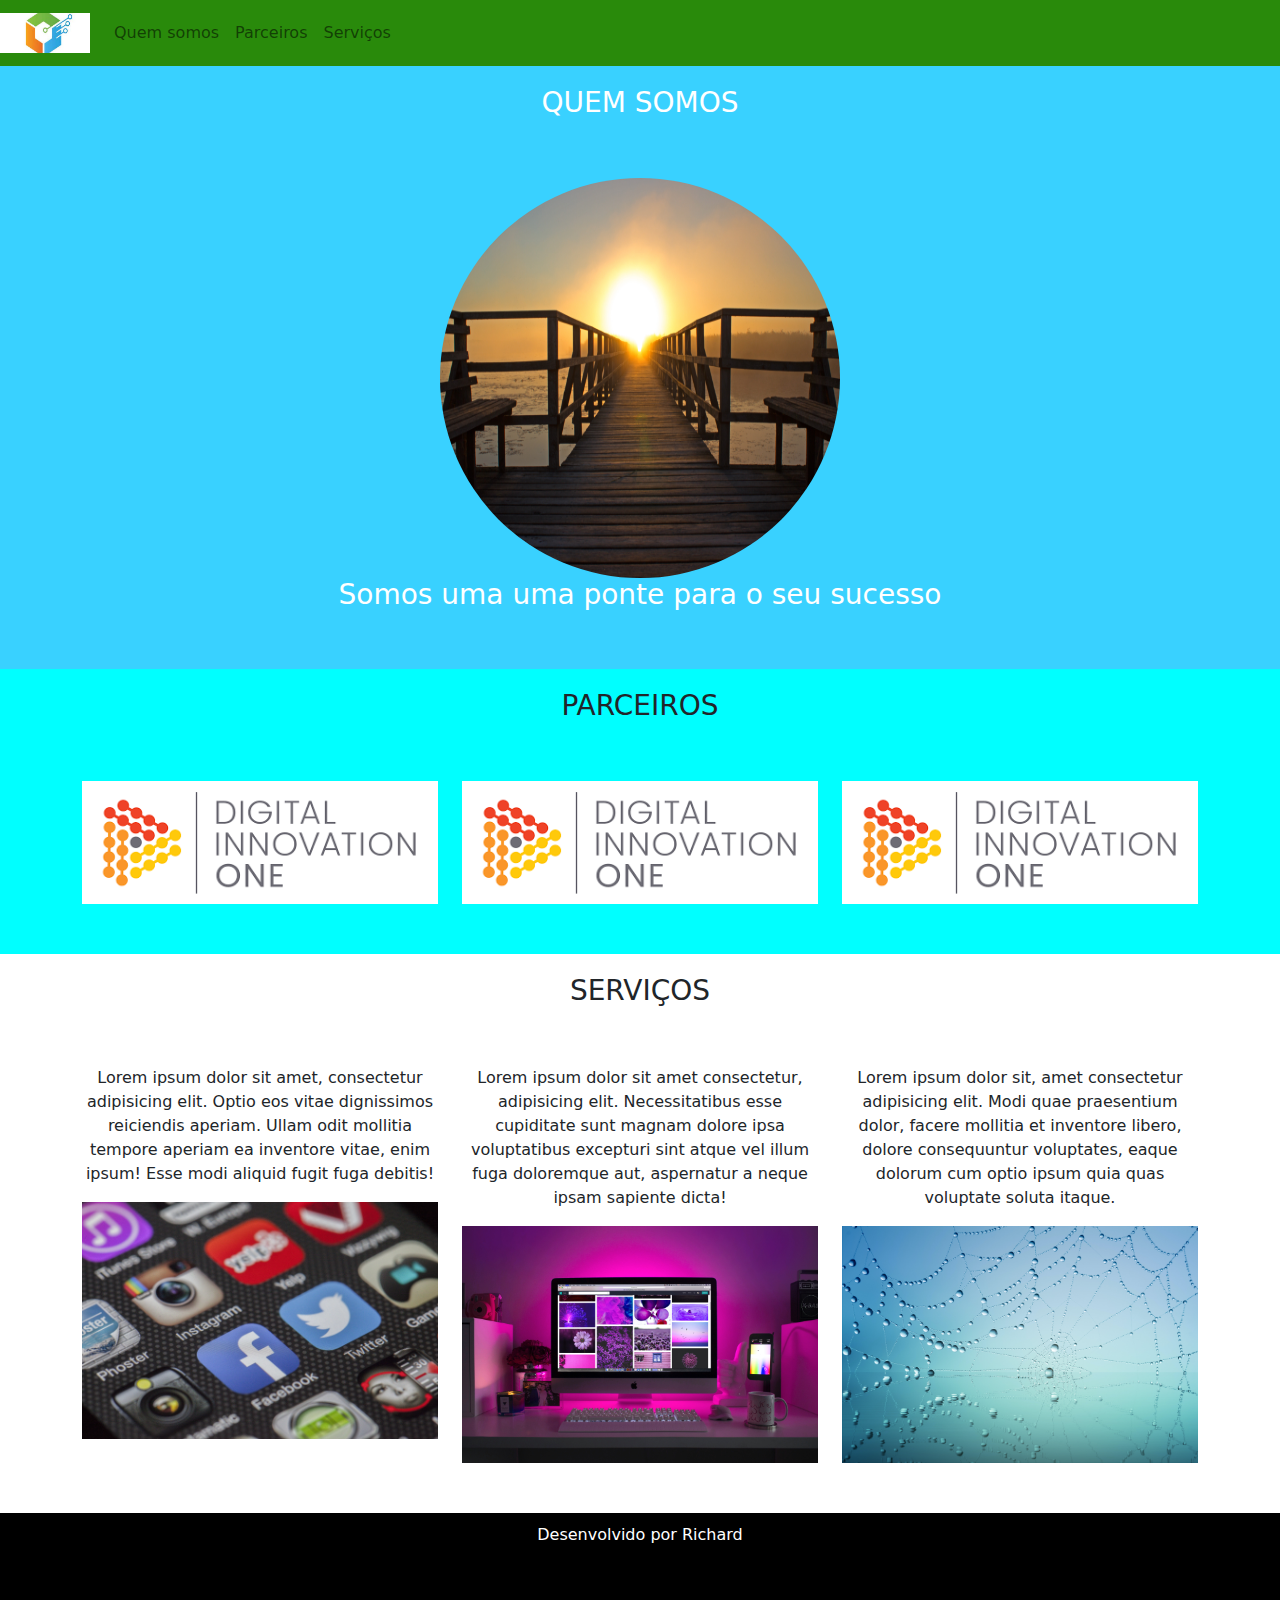
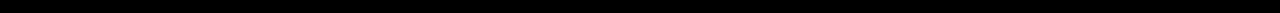
<file: bootstrap/index.html>
<!DOCTYPE html>
<html lang="pt-br">
    <head>
        <title>Minha página</title>
        <meta charset="utf-8">
        <link rel="stylesheet" type="text/css" href="../bootstraprecursos/css/bootstrap.min.css"> <!--usando o ../ para pegar um arquivo de um diretorio 2 vezes atras do atual-->
        <link rel="stylesheet" type="text/css" href="css/style.css">
    </head>
    <body>
    <nav class="navbar navbar-expand-lg navbar-light">
        <a class="navbar-brand" href="#">
            <img src="img/global.jpg" width="90" height="40">
        </a>
        <div class="collapse navbar-collapse">
        <ul class="navbar-nav">
            <li class="nav-item">
                <a class="nav-link" href="#quemsomos">Quem somos</a>
            </li>
            <li class="nav-item">
                <a class="nav-link" href="#parceiros">Parceiros</a>
            </li>
            <li class="nav-item">
                <a class="nav-link" href="#servicos">Serviços</a>
            </li>
        </ul>
        </div>
    </nav>
    <section id="quemsomos">
        <div class="container-fluid quem-somos text-center margin">
            <h3 class="margin">QUEM SOMOS</h3>
            <img src="img/ponte.jpg" class="rounded-circle" width="400" height="400">
            <h3>Somos uma uma ponte para o seu sucesso</h3>
        </div>
    </section>
    <section id="parceiros">
        <div class="container-fluid text-center margin parceiros">
            <h3 class="margin">PARCEIROS</h3>
            <div class="container">
                <div class="row">
                    <div class="col-lg-4">
                        <img src="img/dio.png" width="100%">
                    </div>
                    <div class="col-lg-4">
                        <img src="img/dio.png" width="100%">
                    </div>
                    <div class="col-lg-4">
                        <img src="img/dio.png" width="100%">
                    </div>
                </div>
            </div>
        </div>
    </section>
    <section id="servicos">
        <div class="container-fluid text-center margin servicos"> <!--O fluid pega toda a area delimitada-->
            <h3 class="margin">SERVIÇOS</h3>
            <div class="container">
                <div class="row">
                    <div class="col-lg-4"> <!--Se fossem 2 imagens, seria col-lg-6, pois tem que completar 12. Já que são 3, é col-lg-4, que dará 12. 4x3=12-->
                        <p>Lorem ipsum dolor sit amet, consectetur adipisicing elit. Optio eos vitae dignissimos reiciendis aperiam. Ullam odit mollitia tempore aperiam ea inventore vitae, enim ipsum! Esse modi aliquid fugit fuga debitis!</p>
                        <img src="img/sociais.jpg" width="100%">
                    </div>
                    <div class="col-lg-4">
                        <p>Lorem ipsum dolor sit amet consectetur, adipisicing elit. Necessitatibus esse cupiditate sunt magnam dolore ipsa voluptatibus excepturi sint atque vel illum fuga doloremque aut, aspernatur a neque ipsam sapiente dicta!</p>
                        <img src="img/roxo.jpg" width="100%">
                    </div>
                    <div class="col-lg-4">
                        <p>Lorem ipsum dolor sit, amet consectetur adipisicing elit. Modi quae praesentium dolor, facere mollitia et inventore libero, dolore consequuntur voluptates, eaque dolorum cum optio ipsum quia quas voluptate soluta itaque.</p>
                        <img src="img/chuva.jpg" width="100%">
                    </div>
                </div>
            </div>
        </div> 
    </section>
    <footer class="container-fluid text-center bg-footer margin">
        <p>Desenvolvido por Richard</p>
    </footer>
    </body>
</html>
</file>
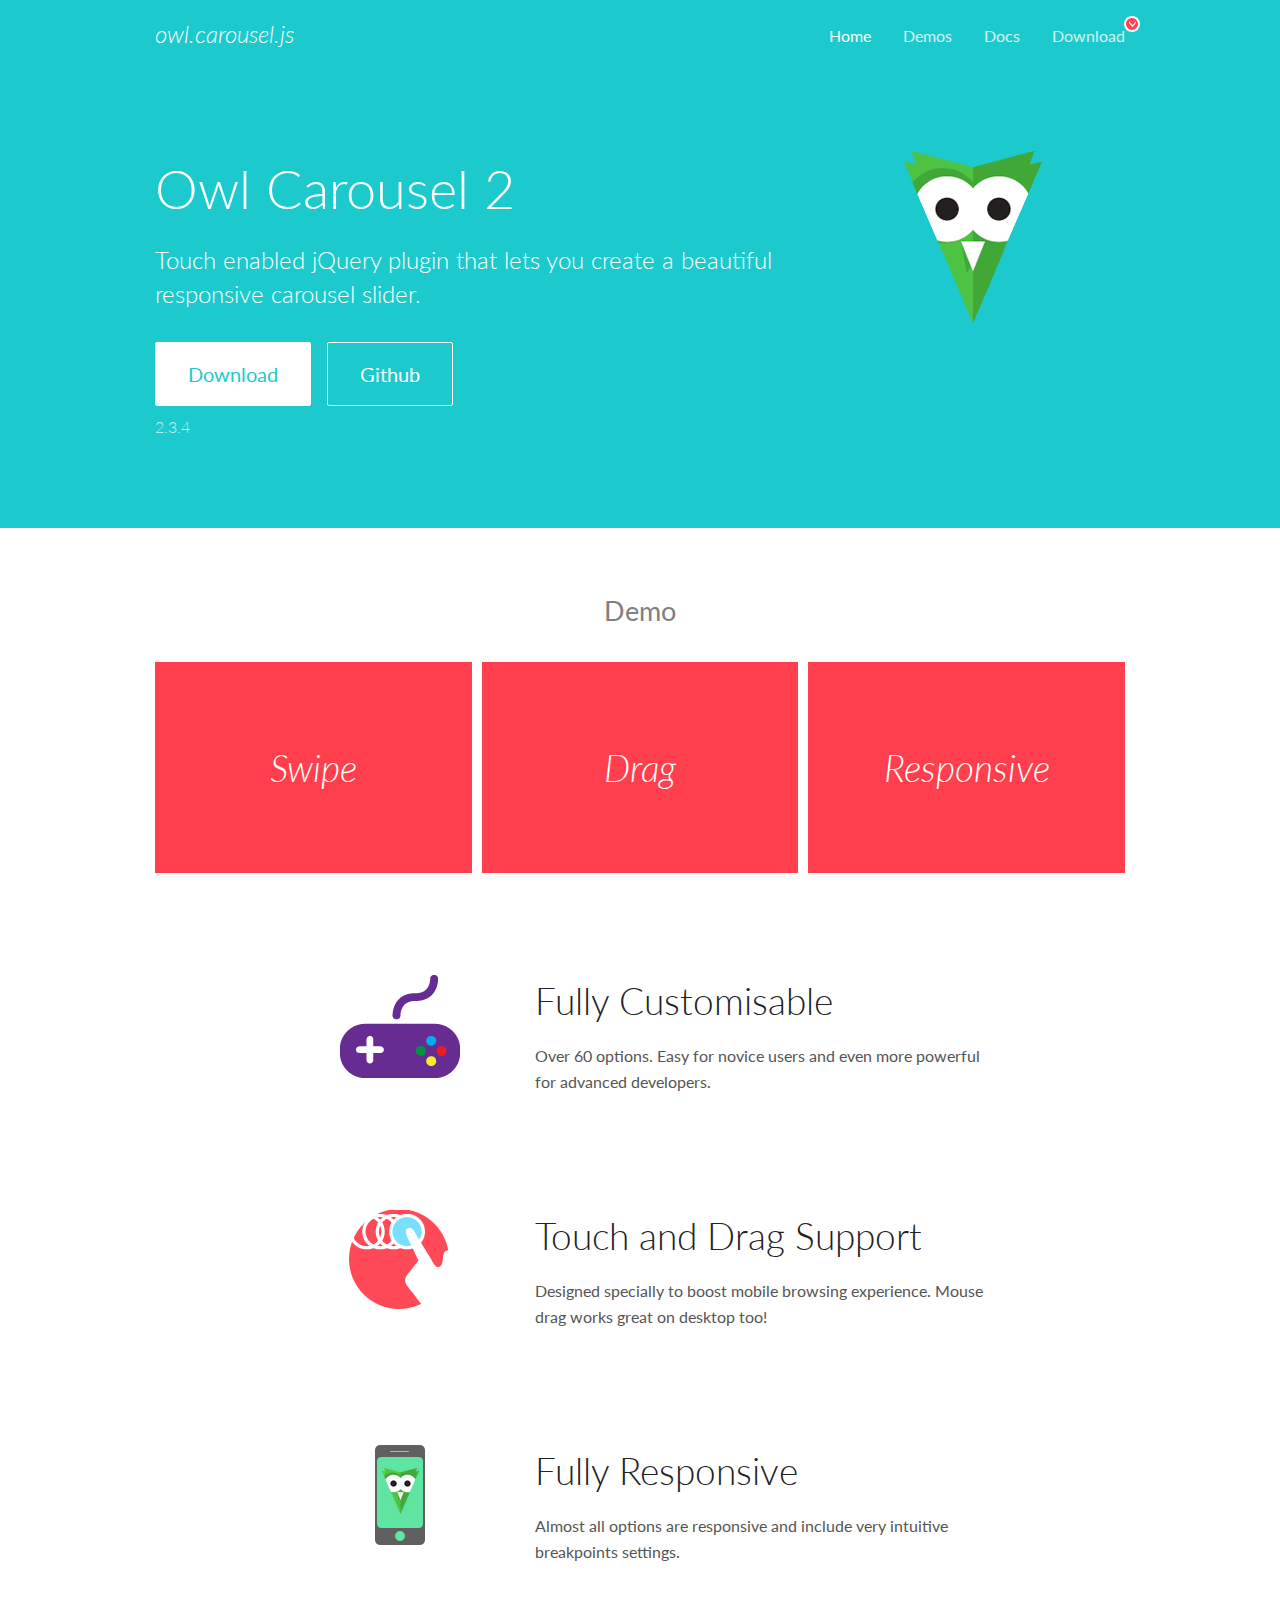
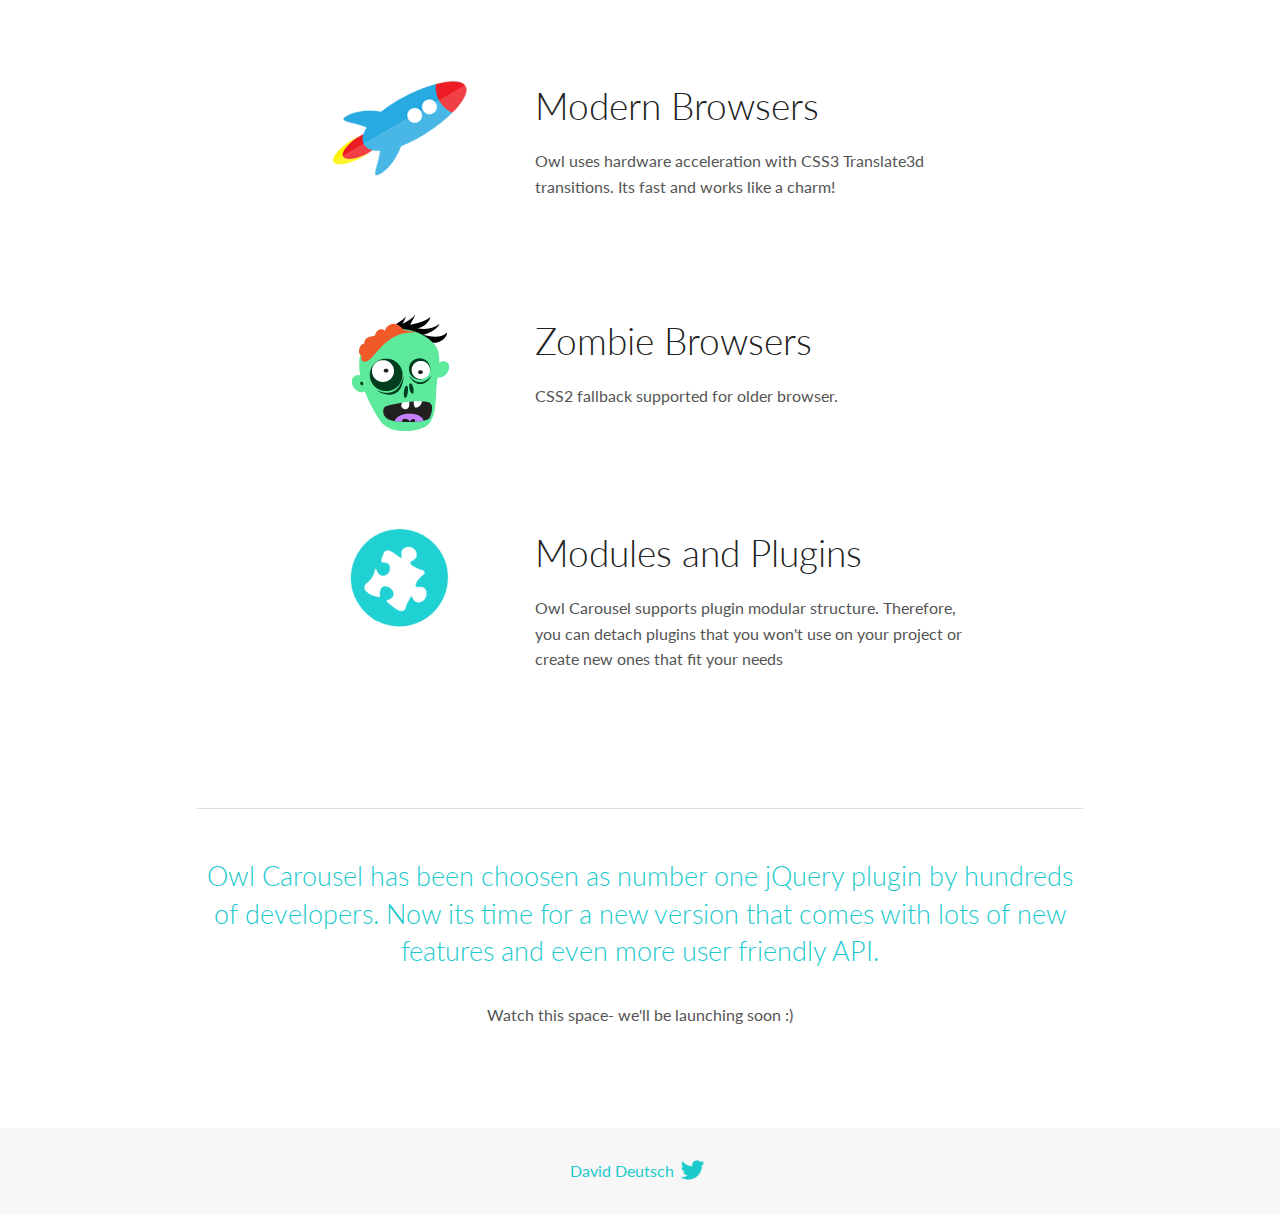
<file: owlcarousel/OwlCarousel2-2.3.4/docs/index.html>
<!DOCTYPE html>
<html lang="en">
  <head>

    <!-- head -->
    <meta charset="utf-8">
    <meta name="msapplication-tap-highlight" content="no" />
    <meta name="viewport" content="width=device-width, initial-scale=1.0" />
    <meta name="description" content="Touch enabled jQuery plugin that lets you create beautiful responsive carousel slider.">
    <meta name="author" content="David Deutsch">
    <title>
      Home | Owl Carousel | 2.3.4
    </title>

    <!-- Stylesheets -->
    <link href='https://fonts.googleapis.com/css?family=Lato:300,400,700,400italic,300italic' rel='stylesheet' type='text/css'>
    <link rel="stylesheet" href="assets/css/docs.theme.min.css">

    <!-- Owl Stylesheets -->
    <link rel="stylesheet" href="assets/owlcarousel/assets/owl.carousel.min.css">
    <link rel="stylesheet" href="assets/owlcarousel/assets/owl.theme.default.min.css">

    <!-- HTML5 shim and Respond.js IE8 support of HTML5 elements and media queries -->

    <!--[if lt IE 9]>
      <script src="https://oss.maxcdn.com/libs/html5shiv/3.7.0/html5shiv.js"></script>
      <script src="https://oss.maxcdn.com/libs/respond.js/1.3.0/respond.min.js"></script>
    <![endif]-->

    <!-- Favicons -->
    <link rel="apple-touch-icon-precomposed" sizes="144x144" href="assets/ico/apple-touch-icon-144-precomposed.png">
    <link rel="shortcut icon" href="assets/ico/favicon.png">
    <link rel="shortcut icon" href="favicon.ico">

    <!-- Yeah i know js should not be in header. Its required for demos.-->

    <!-- javascript -->
    <script src="assets/vendors/jquery.min.js"></script>
    <script src="assets/owlcarousel/owl.carousel.js"></script>
  </head>
  <body>

    <!-- header -->
    <header class="header">
      <div class="row">
        <div class="large-12 columns">
          <div class="brand left">
            <h3>
              <a href="/OwlCarousel2/">owl.carousel.js</a> 
            </h3>
          </div>
          <a id="toggle-nav" class="right">
            <span></span> <span></span> <span></span> 
          </a> 
          <div class="nav-bar">
            <ul class="clearfix">
              <li class="active">
                <a href="/OwlCarousel2/index.html">Home</a> 
              </li>
              <li> <a href="/OwlCarousel2/demos/demos.html">Demos</a>  </li>
              <li> <a href="/OwlCarousel2/docs/started-welcome.html">Docs</a>  </li>
              <li>
                <a href="https://github.com/OwlCarousel2/OwlCarousel2/archive/2.3.4.zip">Download</a> 
                <span class="download"></span> 
              </li>
            </ul>
          </div>
        </div>
      </div>
    </header>

    <!-- home panel -->
    <section id="hero">
      <div class="row">
        <div class="large-8 medium-8 columns">
          <h1>Owl Carousel 2</h1>
          <h4>Touch enabled jQuery plugin that lets you create a beautiful responsive carousel slider.</h4>
          <a href="https://github.com/OwlCarousel2/OwlCarousel2/archive/2.3.4.zip" class="hero-button">Download</a> 
          <a href="https://github.com/OwlCarousel2/OwlCarousel2" class="hero-button outline">Github</a> 
          <p>2.3.4</p>
        </div>
        <div class="large-4 medium-4 columns">
          <img class="owl-logo" src="assets/img/owl-logo.png" alt="mr. Owl">
        </div>
      </div>
    </section>

    <!-- body -->
    <div class="home-demo">
      <div class="row">
        <div class="large-12 columns">
          <h3>Demo</h3>
          <div class="owl-carousel">
            <div class="item">
              <h2>Swipe</h2>
            </div>
            <div class="item">
              <h2>Drag</h2>
            </div>
            <div class="item">
              <h2>Responsive</h2>
            </div>
            <div class="item">
              <h2>CSS3</h2>
            </div>
            <div class="item">
              <h2>Fast</h2>
            </div>
            <div class="item">
              <h2>Easy</h2>
            </div>
            <div class="item">
              <h2>Free</h2>
            </div>
            <div class="item">
              <h2>Upgradable</h2>
            </div>
            <div class="item">
              <h2>Tons of options</h2>
            </div>
            <div class="item">
              <h2>Infinity</h2>
            </div>
            <div class="item">
              <h2>Auto Width</h2>
            </div>
          </div>
        </div>
      </div>
    </div>
    <script>
      var owl = $('.owl-carousel');
      owl.owlCarousel({
        margin: 10,
        loop: true,
        responsive: {
          0: {
            items: 1
          },
          600: {
            items: 2
          },
          1000: {
            items: 3
          }
        }
      })
    </script>

    <!-- features -->
    <div id="features">
      <div class="row">
        <div class="small-12 medium-9 small-centered columns">
          <section class="row feature">
            <div class="medium-4 small-12 columns">
              <img src="assets/img/feature-options.png" alt="">
            </div>
            <div class="medium-8 small-12 columns">
              <h2>Fully Customisable</h2>
              <p>Over 60 options. Easy for novice users and even more powerful for advanced developers.</p>
            </div>
          </section>
          <section class="row feature">
            <div class="medium-4 small-12 columns">
              <img src="assets/img/feature-drag.png" alt="">
            </div>
            <div class="medium-8 small-12 columns">
              <h2>Touch and Drag Support</h2>
              <p>Designed specially to boost mobile browsing experience. Mouse drag works great on desktop too!</p>
            </div>
          </section>
          <section class="row feature">
            <div class="medium-4 small-12 columns">
              <img src="assets/img/feature-responsive.png" alt="">
            </div>
            <div class="medium-8 small-12 columns">
              <h2>Fully Responsive</h2>
              <p>Almost all options are responsive and include very intuitive breakpoints settings.</p>
            </div>
          </section>
          <section class="row feature">
            <div class="medium-4 small-12 columns">
              <img src="assets/img/feature-modern.png" alt="">
            </div>
            <div class="medium-8 small-12 columns">
              <h2>Modern Browsers</h2>
              <p>Owl uses hardware acceleration with CSS3 Translate3d transitions. Its fast and works like a charm! </p>
            </div>
          </section>
          <section class="row feature">
            <div class="medium-4 small-12 columns">
              <img src="assets/img/feature-zombie.png" alt="">
            </div>
            <div class="medium-8 small-12 columns">
              <h2>Zombie Browsers</h2>
              <p>CSS2 fallback supported for older browser.</p>
            </div>
          </section>
          <section class="row feature">
            <div class="medium-4 small-12 columns">
              <img src="assets/img/feature-module.png" alt="">
            </div>
            <div class="medium-8 small-12 columns">
              <h2>Modules and Plugins</h2>
              <p>Owl Carousel supports plugin modular structure. Therefore, you can detach plugins that you won&#x27;t use on your project or create new ones that fit your needs</p>
            </div>
          </section>
        </div>
      </div>
    </div>

    <!-- footer -->
    <section id="teaser-text">
      <div class="row">
        <div class="small-12 medium-11 small-centered columns">
          <hr>
          <h3 id="owl-carousel-has-been-choosen-as-number-one-jquery-plugin-by-hundreds-of-developers-now-its-time-for-a-new-version-that-comes-with-lots-of-new-features-and-even-more-user-friendly-api-">Owl Carousel has been choosen as number one jQuery plugin by hundreds of developers. Now its time for a new version that comes with lots of new features and even more user friendly API.</h3>
          <p>Watch this space- we&#39;ll be launching soon :)</p>
        </div>
      </div>
    </section>

    <!-- footer -->
    <footer class="footer">
      <div class="row">
        <div class="large-12 columns">
          <h5>
            <a href="/OwlCarousel2/docs/support-contact.html">David Deutsch</a> 
            <a id="custom-tweet-button" href="https://twitter.com/share?url=https://github.com/OwlCarousel2/OwlCarousel2&text=Owl Carousel - This is so awesome! " target="_blank"></a> 
          </h5>
        </div>
      </div>
    </footer>

    <!-- vendors -->
    <script src="assets/vendors/highlight.js"></script>
    <script src="assets/js/app.js"></script>
  </body>
</html>
</file>
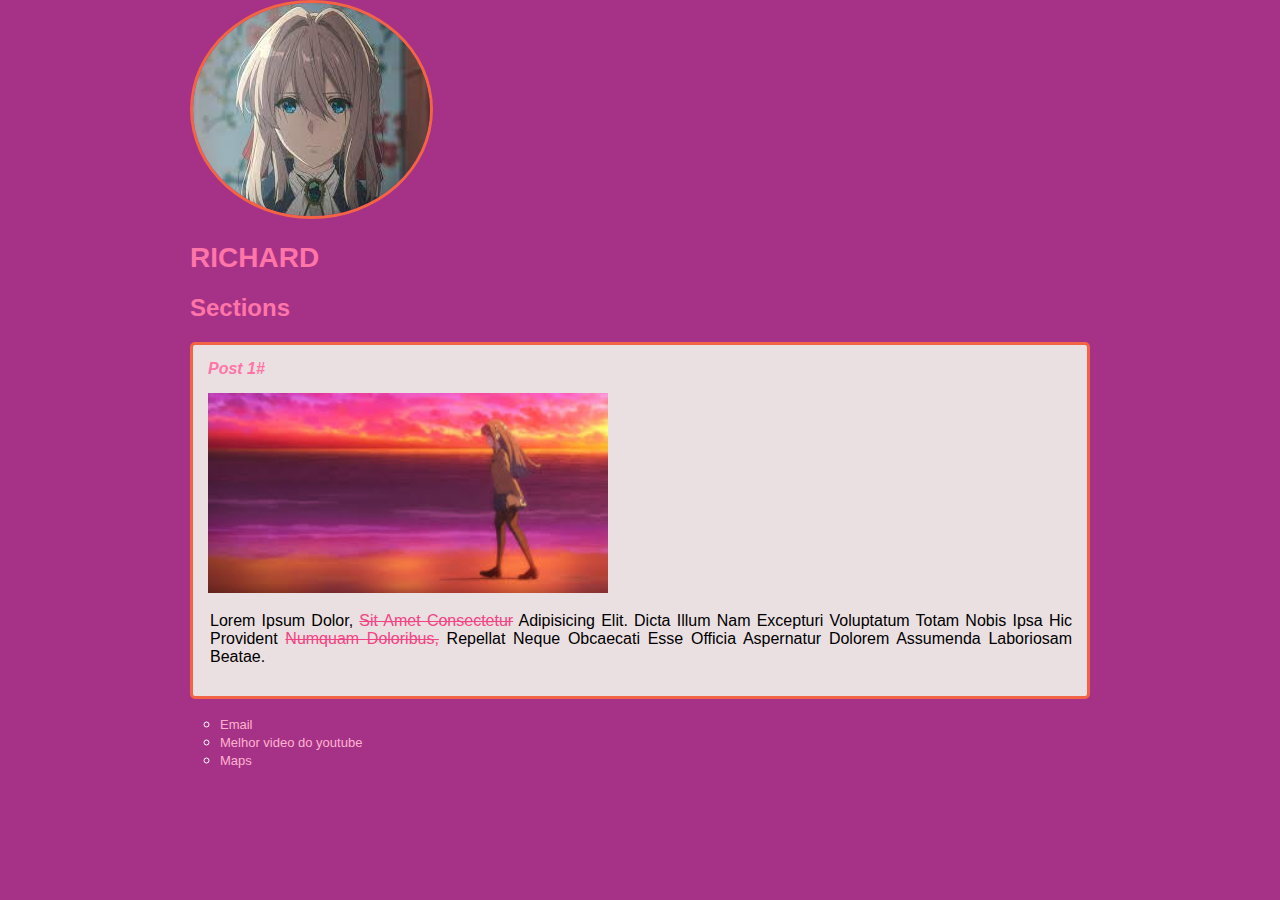
<file: html/primeiraatv.html>
<!DOCTYPE html>
<html>
    <head>
        <meta charset="utf-8">
        <title>Richard</title>
        <link rel="stylesheet" href="style.css">
    </head>
    <body>
        <header>
            <img src="violet.jpg" alt="Violet evergarden" class="photo">
            <h1 id="title">Richard</h1> <!--titulo principal, n se repete, por isso id-->
        </header>
        <section>
            <header>
                <h2 class="subtitle">Sections</h2>
            </header>
            <article class="post">
                <header>
                    <h3 class="post_title">Post 1#</h3>
                    <img src="bgs.jpg" alt="Bunny girl senpai" class="post_image">
                </header>
                <p class="post_content">
                    Lorem ipsum dolor, <a href="https://www.youtube.com/" target="_blank">sit amet consectetur</a> adipisicing elit. <!--O target serve para fazer o link abrir em outra aba-->
                    Dicta illum nam excepturi voluptatum totam nobis ipsa 
                    hic provident <a href="mailto: richard@gmail.com">numquam doloribus,</a> repellat neque obcaecati 
                    esse officia aspernatur dolorem assumenda laboriosam beatae.
                </p>
            </article>
        </section>
        <footer>
            <ul class="contact_list">
                <li>
                    <a href="richard@gmail.com">Email</a>
                </li>
                <li>
                    <a href="https://www.youtube.com/watch?v=K1PCl5D-IpU " target="_blank">Melhor video do youtube</a>
                </li>
                <li>
                    <a href="https://www.google.com/maps/place/Gramado,+RS/@-29.3795583,-50.936509,12z/data=!3m1!4b1!4m5!3m4!1s0x951932427804321f:0xa71c25f081e5aea6!8m2!3d-29.3745686!4d-50.876435" target="_blank">Maps</a>
                </li>
            </ul>
        </footer>
    </body>
</html>
</file>
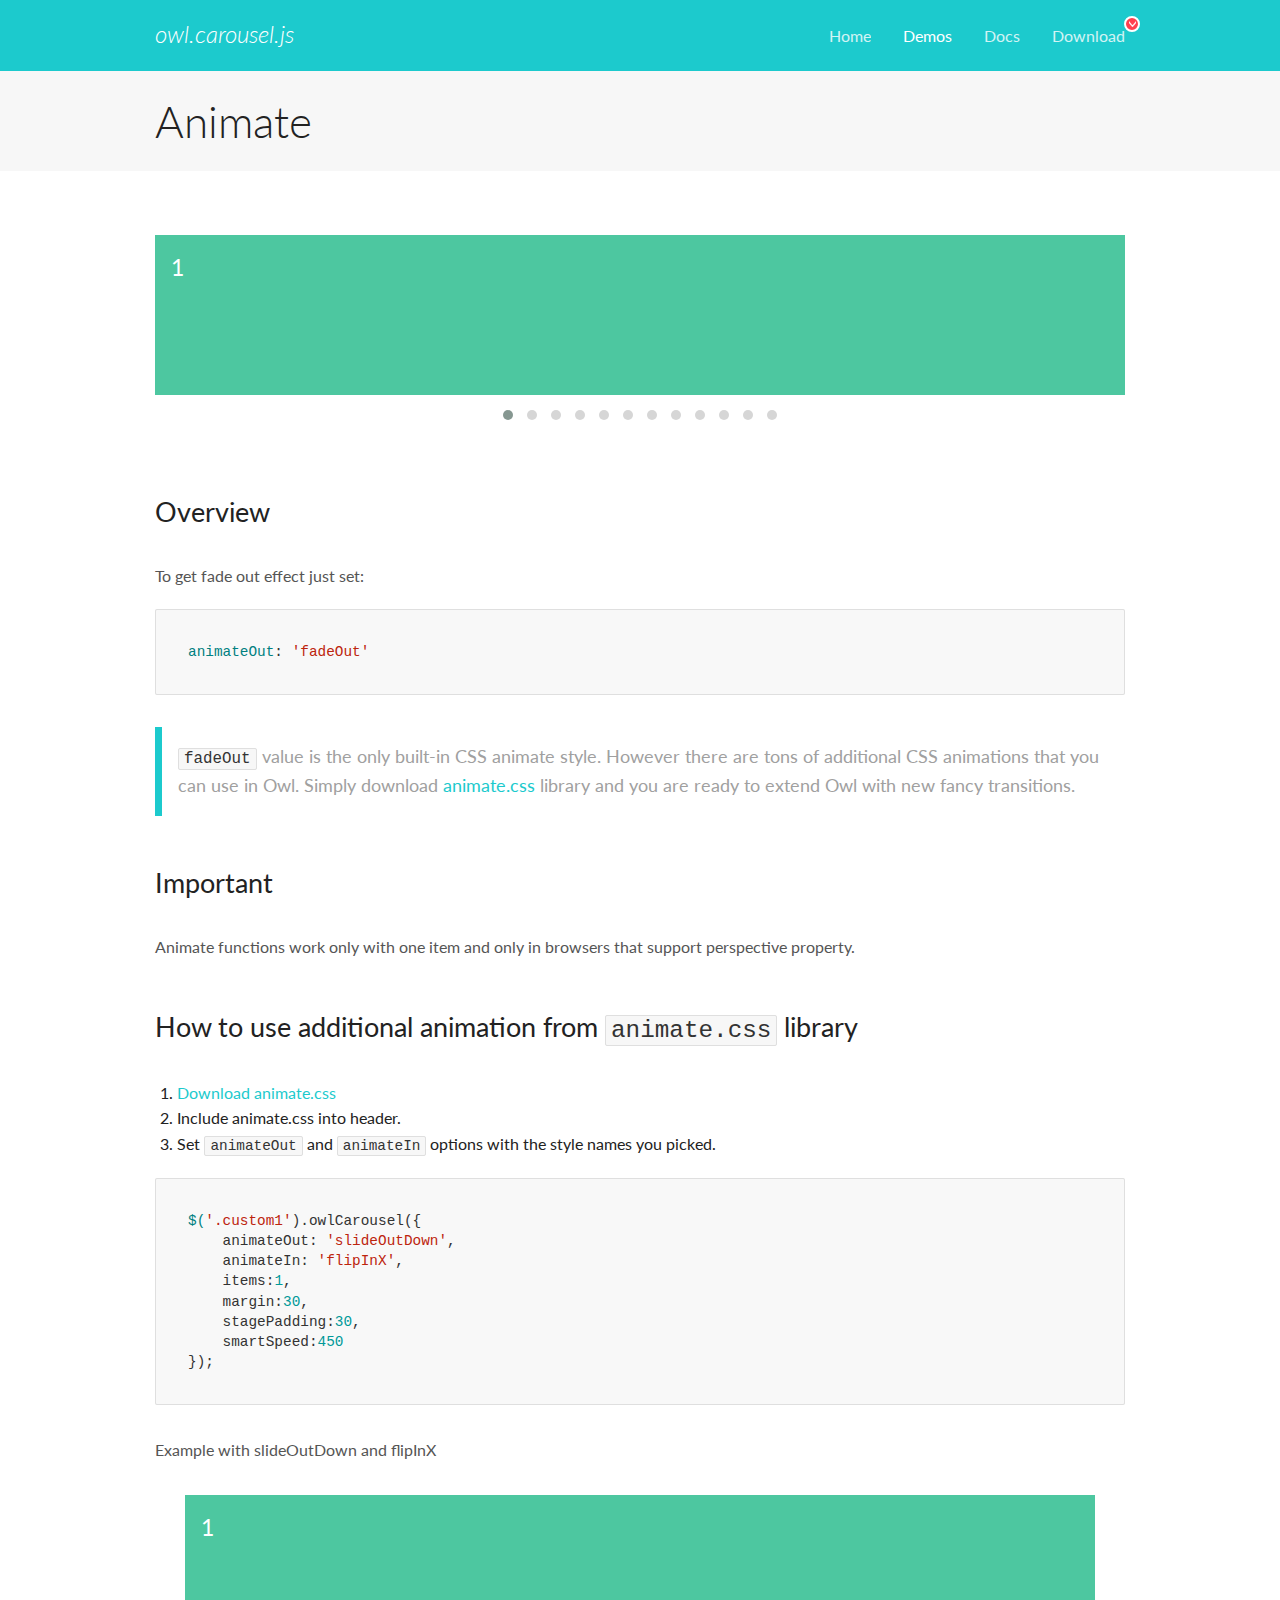
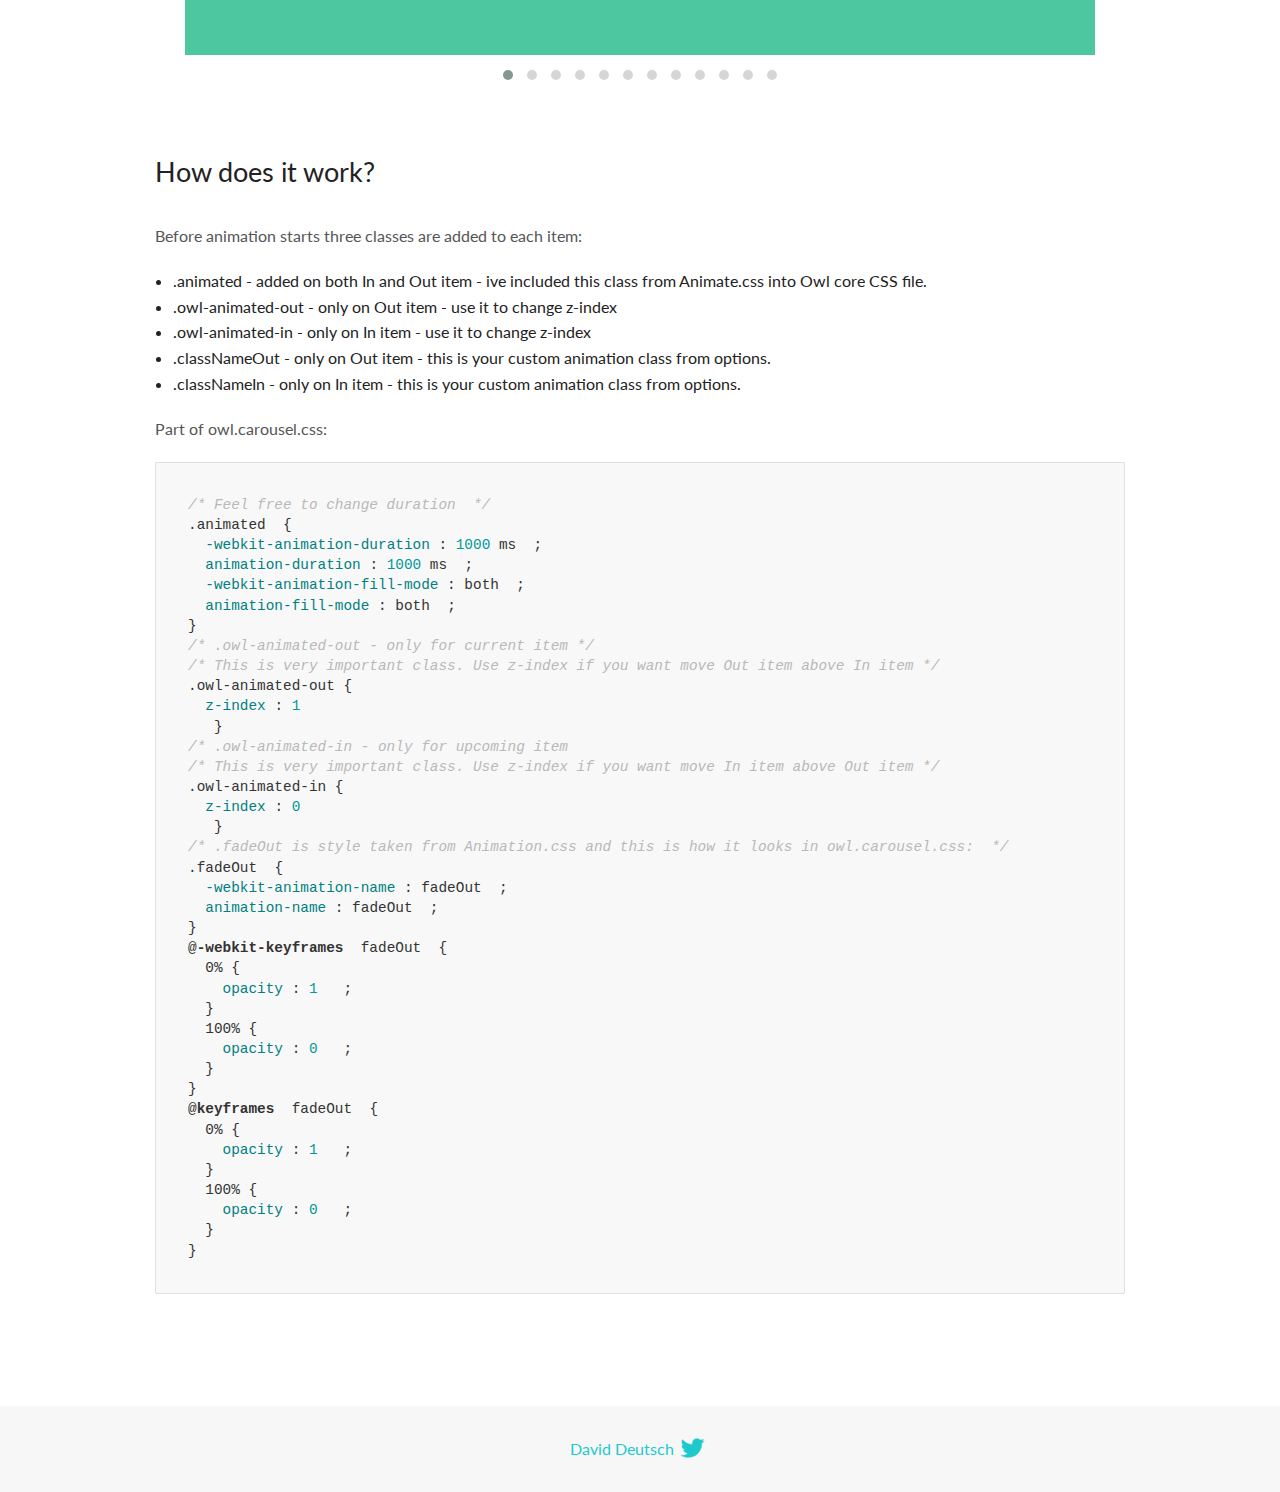
<file: owlcarousel/OwlCarousel2-2.3.4/docs/demos/animate.html>
<!DOCTYPE html>
<html lang="en">
  <head>

    <!-- head -->
    <meta charset="utf-8">
    <meta name="msapplication-tap-highlight" content="no" />
    <meta name="viewport" content="width=device-width, initial-scale=1.0" />
    <meta name="description" content="Animate carousel">
    <meta name="author" content="David Deutsch">
    <title>
      Animate Demo | Owl Carousel | 2.3.4
    </title>

    <!-- Stylesheets -->
    <link href='https://fonts.googleapis.com/css?family=Lato:300,400,700,400italic,300italic' rel='stylesheet' type='text/css'>
    <link rel="stylesheet" href="../assets/css/docs.theme.min.css">

    <!-- Owl Stylesheets -->
    <link rel="stylesheet" href="../assets/owlcarousel/assets/owl.carousel.min.css">
    <link rel="stylesheet" href="../assets/owlcarousel/assets/owl.theme.default.min.css">

    <!-- HTML5 shim and Respond.js IE8 support of HTML5 elements and media queries -->

    <!--[if lt IE 9]>
      <script src="https://oss.maxcdn.com/libs/html5shiv/3.7.0/html5shiv.js"></script>
      <script src="https://oss.maxcdn.com/libs/respond.js/1.3.0/respond.min.js"></script>
    <![endif]-->

    <!-- Favicons -->
    <link rel="apple-touch-icon-precomposed" sizes="144x144" href="../assets/ico/apple-touch-icon-144-precomposed.png">
    <link rel="shortcut icon" href="../assets/ico/favicon.png">
    <link rel="shortcut icon" href="favicon.ico">

    <!-- Yeah i know js should not be in header. Its required for demos.-->

    <!-- javascript -->
    <script src="../assets/vendors/jquery.min.js"></script>
    <script src="../assets/owlcarousel/owl.carousel.js"></script>
  </head>
  <body>

    <!-- header -->
    <header class="header">
      <div class="row">
        <div class="large-12 columns">
          <div class="brand left">
            <h3>
              <a href="/OwlCarousel2/">owl.carousel.js</a> 
            </h3>
          </div>
          <a id="toggle-nav" class="right">
            <span></span> <span></span> <span></span> 
          </a> 
          <div class="nav-bar">
            <ul class="clearfix">
              <li> <a href="/OwlCarousel2/index.html">Home</a>  </li>
              <li class="active">
                <a href="/OwlCarousel2/demos/demos.html">Demos</a> 
              </li>
              <li> <a href="/OwlCarousel2/docs/started-welcome.html">Docs</a>  </li>
              <li>
                <a href="https://github.com/OwlCarousel2/OwlCarousel2/archive/2.3.4.zip">Download</a> 
                <span class="download"></span> 
              </li>
            </ul>
          </div>
        </div>
      </div>
    </header>

    <!-- title -->
    <section class="title">
      <div class="row">
        <div class="large-12 columns">
          <h1>Animate</h1>
        </div>
      </div>
    </section>

    <!--  Demos -->
    <section id="demos">
      <div class="row">
        <div class="large-12 columns">
          <div class="fadeOut owl-carousel owl-theme">
            <div class="item">
              <h4>1</h4>
            </div>
            <div class="item">
              <h4>2</h4>
            </div>
            <div class="item">
              <h4>3</h4>
            </div>
            <div class="item">
              <h4>4</h4>
            </div>
            <div class="item">
              <h4>5</h4>
            </div>
            <div class="item">
              <h4>6</h4>
            </div>
            <div class="item">
              <h4>7</h4>
            </div>
            <div class="item">
              <h4>8</h4>
            </div>
            <div class="item">
              <h4>9</h4>
            </div>
            <div class="item">
              <h4>10</h4>
            </div>
            <div class="item">
              <h4>11</h4>
            </div>
            <div class="item">
              <h4>12</h4>
            </div>
          </div>
          <h3 id="overview">Overview</h3>
          <p>To get fade out effect just set:</p>
          <pre><code>animateOut: &#39;fadeOut&#39;</code></pre>
          <blockquote>
            <p><code>fadeOut</code> value is the only built-in CSS animate style. However there are tons of additional CSS animations that you can use in Owl. Simply download
              <a href="https://daneden.github.io/animate.css/">animate.css</a>  library and you are ready to extend Owl with new fancy transitions.</p>
          </blockquote>
          <h3 id="important">Important</h3>
          <p>Animate functions work only with one item and only in browsers that support perspective property.</p>
          <h3 id="how-to-use-additional-animation-from-animate-css-library">How to use additional animation from <code>animate.css</code> library</h3>
          <ol>
            <li> <a href="https://daneden.github.io/animate.css/">Download animate.css</a>  </li>
            <li>Include animate.css into header.</li>
            <li>Set <code>animateOut</code> and <code>animateIn</code> options with the style names you picked.</li>
          </ol>
          <pre><code>$(&#39;.custom1&#39;).owlCarousel({
    animateOut: &#39;slideOutDown&#39;,
    animateIn: &#39;flipInX&#39;,
    items:1,
    margin:30,
    stagePadding:30,
    smartSpeed:450
});</code></pre>
          <p>Example with slideOutDown and flipInX</p>
          <div class="custom1 owl-carousel owl-theme">
            <div class="item">
              <h4>1</h4>
            </div>
            <div class="item">
              <h4>2</h4>
            </div>
            <div class="item">
              <h4>3</h4>
            </div>
            <div class="item">
              <h4>4</h4>
            </div>
            <div class="item">
              <h4>5</h4>
            </div>
            <div class="item">
              <h4>6</h4>
            </div>
            <div class="item">
              <h4>7</h4>
            </div>
            <div class="item">
              <h4>8</h4>
            </div>
            <div class="item">
              <h4>9</h4>
            </div>
            <div class="item">
              <h4>10</h4>
            </div>
            <div class="item">
              <h4>11</h4>
            </div>
            <div class="item">
              <h4>12</h4>
            </div>
          </div>
          <h3 id="how-does-it-work-">How does it work?</h3>
          <p>Before animation starts three classes are added to each item:</p>
          <ul>
            <li>.animated - added on both In and Out item - ive included this class from Animate.css into Owl core CSS file.</li>
            <li>.owl-animated-out - only on Out item - use it to change z-index</li>
            <li>.owl-animated-in - only on In item - use it to change z-index</li>
            <li>.classNameOut - only on Out item - this is your custom animation class from options.</li>
            <li>.classNameIn - only on In item - this is your custom animation class from options.</li>
          </ul>
          <p>Part of owl.carousel.css:</p>
          <pre><code class="language-css"><span class="comment">/* Feel free to change duration  */</span> 
<span class="class">.animated</span>  <span class="rules">{
  <span class="rule"><span class="attribute">-webkit-animation-duration</span> :<span class="value"> <span class="number">1000</span> ms</span> </span> ;
  <span class="rule"><span class="attribute">animation-duration</span> :<span class="value"> <span class="number">1000</span> ms</span> </span> ;
  <span class="rule"><span class="attribute">-webkit-animation-fill-mode</span> :<span class="value"> both</span> </span> ;
  <span class="rule"><span class="attribute">animation-fill-mode</span> :<span class="value"> both</span> </span> ;
<span class="rule">}</span> </span> 
<span class="comment">/* .owl-animated-out - only for current item */</span> 
<span class="comment">/* This is very important class. Use z-index if you want move Out item above In item */</span> 
<span class="class">.owl-animated-out</span> <span class="rules">{
  <span class="rule"><span class="attribute">z-index</span> :<span class="value"> <span class="number">1</span> 
</span> </span> </span> }
<span class="comment">/* .owl-animated-in - only for upcoming item
/* This is very important class. Use z-index if you want move In item above Out item */</span> 
<span class="class">.owl-animated-in</span> <span class="rules">{
  <span class="rule"><span class="attribute">z-index</span> :<span class="value"> <span class="number">0</span> 
</span> </span> </span> }
<span class="comment">/* .fadeOut is style taken from Animation.css and this is how it looks in owl.carousel.css:  */</span> 
<span class="class">.fadeOut</span>  <span class="rules">{
  <span class="rule"><span class="attribute">-webkit-animation-name</span> :<span class="value"> fadeOut</span> </span> ;
  <span class="rule"><span class="attribute">animation-name</span> :<span class="value"> fadeOut</span> </span> ;
<span class="rule">}</span> </span> 
<span class="at_rule">@<span class="keyword">-webkit-keyframes</span>  fadeOut </span> {
  0% <span class="rules">{
    <span class="rule"><span class="attribute">opacity</span> :<span class="value"> <span class="number">1</span> </span> </span> ;
  <span class="rule">}</span> </span> 
  100% <span class="rules">{
    <span class="rule"><span class="attribute">opacity</span> :<span class="value"> <span class="number">0</span> </span> </span> ;
  <span class="rule">}</span> </span> 
}
<span class="at_rule">@<span class="keyword">keyframes</span>  fadeOut </span> {
  0% <span class="rules">{
    <span class="rule"><span class="attribute">opacity</span> :<span class="value"> <span class="number">1</span> </span> </span> ;
  <span class="rule">}</span> </span> 
  100% <span class="rules">{
    <span class="rule"><span class="attribute">opacity</span> :<span class="value"> <span class="number">0</span> </span> </span> ;
  <span class="rule">}</span> </span> 
}</code></pre>
          <link rel="stylesheet" href="../assets/css/animate.css">
          <script>
            jQuery(document).ready(function($) {
              $('.fadeOut').owlCarousel({
                items: 1,
                animateOut: 'fadeOut',
                loop: true,
                margin: 10,
              });
              $('.custom1').owlCarousel({
                animateOut: 'slideOutDown',
                animateIn: 'flipInX',
                items: 1,
                margin: 30,
                stagePadding: 30,
                smartSpeed: 450
              });
            });
          </script>
        </div>
      </div>
    </section>

    <!-- footer -->
    <footer class="footer">
      <div class="row">
        <div class="large-12 columns">
          <h5>
            <a href="/OwlCarousel2/docs/support-contact.html">David Deutsch</a> 
            <a id="custom-tweet-button" href="https://twitter.com/share?url=https://github.com/OwlCarousel2/OwlCarousel2&text=Owl Carousel - This is so awesome! " target="_blank"></a> 
          </h5>
        </div>
      </div>
    </footer>

    <!-- vendors -->
    <script src="../assets/vendors/highlight.js"></script>
    <script src="../assets/js/app.js"></script>
  </body>
</html>
</file>
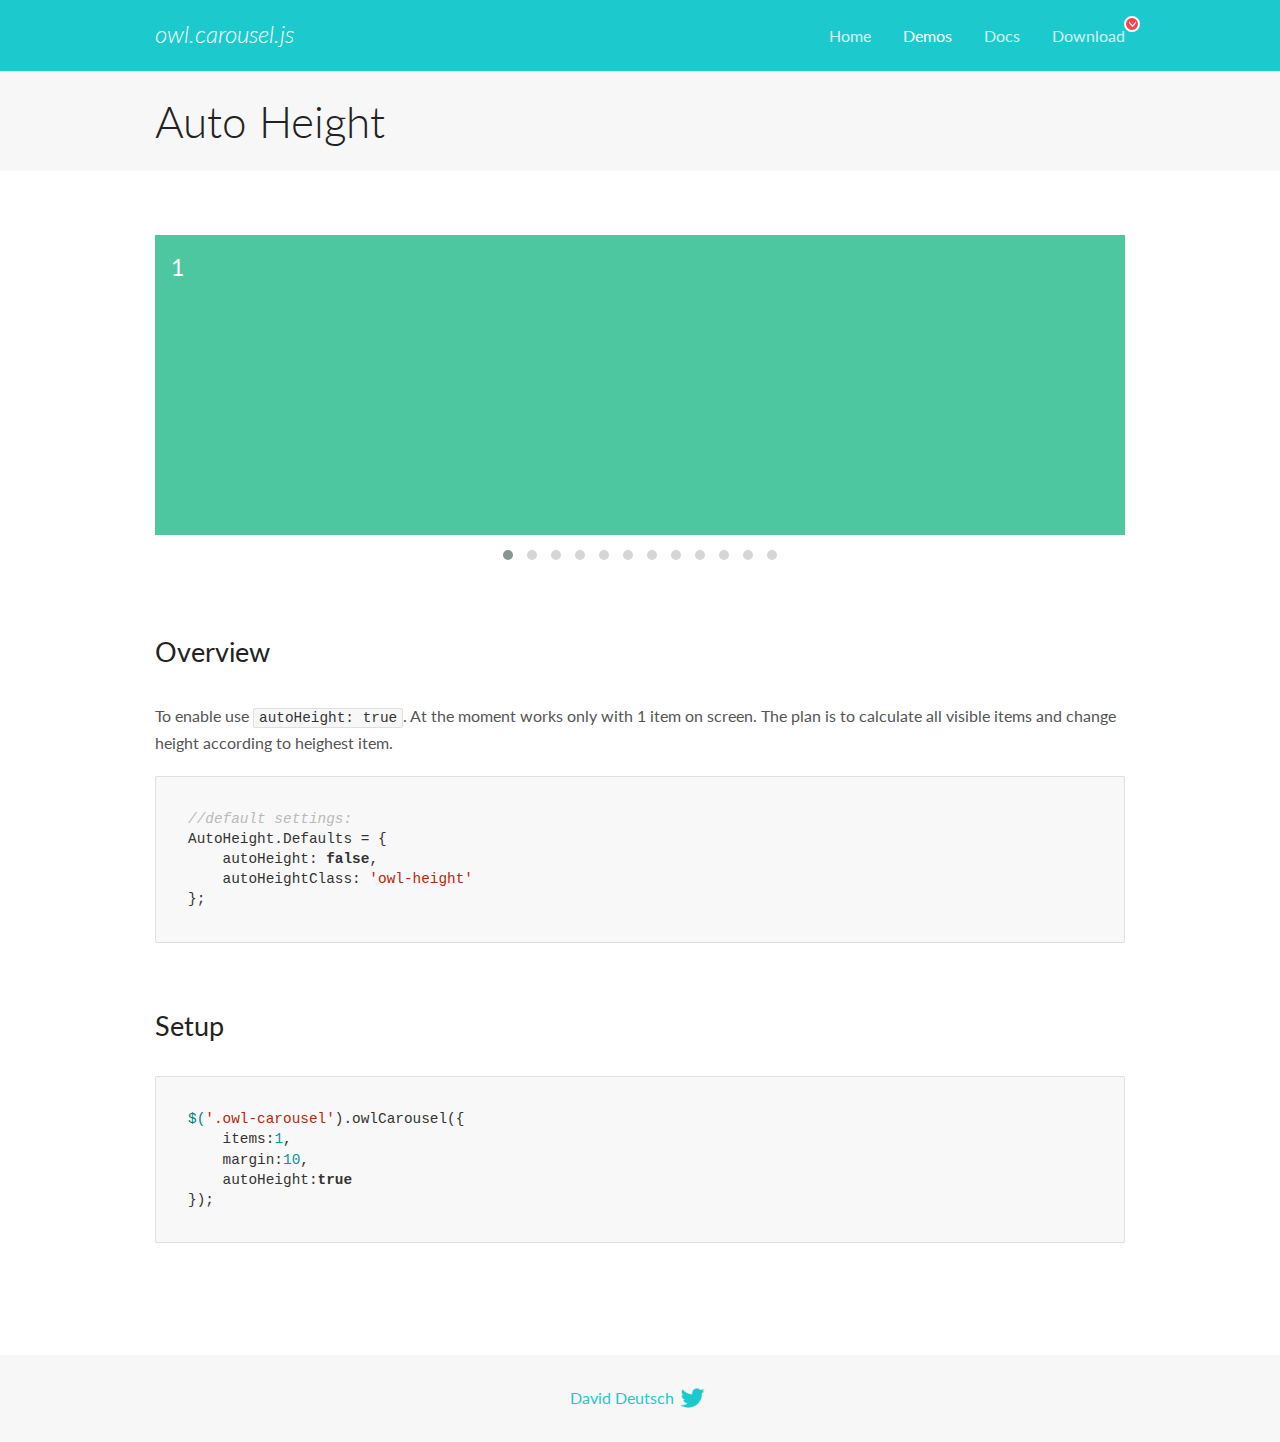
<file: owlcarousel/OwlCarousel2-2.3.4/docs/demos/autoheight.html>
<!DOCTYPE html>
<html lang="en">
  <head>

    <!-- head -->
    <meta charset="utf-8">
    <meta name="msapplication-tap-highlight" content="no" />
    <meta name="viewport" content="width=device-width, initial-scale=1.0" />
    <meta name="description" content="autoHeight usage demo">
    <meta name="author" content="David Deutsch">
    <title>
      Auto Height Demo | Owl Carousel | 2.3.4
    </title>

    <!-- Stylesheets -->
    <link href='https://fonts.googleapis.com/css?family=Lato:300,400,700,400italic,300italic' rel='stylesheet' type='text/css'>
    <link rel="stylesheet" href="../assets/css/docs.theme.min.css">

    <!-- Owl Stylesheets -->
    <link rel="stylesheet" href="../assets/owlcarousel/assets/owl.carousel.min.css">
    <link rel="stylesheet" href="../assets/owlcarousel/assets/owl.theme.default.min.css">

    <!-- HTML5 shim and Respond.js IE8 support of HTML5 elements and media queries -->

    <!--[if lt IE 9]>
      <script src="https://oss.maxcdn.com/libs/html5shiv/3.7.0/html5shiv.js"></script>
      <script src="https://oss.maxcdn.com/libs/respond.js/1.3.0/respond.min.js"></script>
    <![endif]-->

    <!-- Favicons -->
    <link rel="apple-touch-icon-precomposed" sizes="144x144" href="../assets/ico/apple-touch-icon-144-precomposed.png">
    <link rel="shortcut icon" href="../assets/ico/favicon.png">
    <link rel="shortcut icon" href="favicon.ico">

    <!-- Yeah i know js should not be in header. Its required for demos.-->

    <!-- javascript -->
    <script src="../assets/vendors/jquery.min.js"></script>
    <script src="../assets/owlcarousel/owl.carousel.js"></script>
  </head>
  <body>

    <!-- header -->
    <header class="header">
      <div class="row">
        <div class="large-12 columns">
          <div class="brand left">
            <h3>
              <a href="/OwlCarousel2/">owl.carousel.js</a> 
            </h3>
          </div>
          <a id="toggle-nav" class="right">
            <span></span> <span></span> <span></span> 
          </a> 
          <div class="nav-bar">
            <ul class="clearfix">
              <li> <a href="/OwlCarousel2/index.html">Home</a>  </li>
              <li class="active">
                <a href="/OwlCarousel2/demos/demos.html">Demos</a> 
              </li>
              <li> <a href="/OwlCarousel2/docs/started-welcome.html">Docs</a>  </li>
              <li>
                <a href="https://github.com/OwlCarousel2/OwlCarousel2/archive/2.3.4.zip">Download</a> 
                <span class="download"></span> 
              </li>
            </ul>
          </div>
        </div>
      </div>
    </header>

    <!-- title -->
    <section class="title">
      <div class="row">
        <div class="large-12 columns">
          <h1>Auto Height</h1>
        </div>
      </div>
    </section>

    <!--  Demos -->
    <section id="demos">
      <div class="row">
        <div class="large-12 columns">
          <div class="owl-carousel owl-theme">
            <div class="item" style="height:300px">
              <h4>1</h4>
            </div>
            <div class="item" style="height:100px">
              <h4>2</h4>
            </div>
            <div class="item" style="height:500px">
              <h4>3</h4>
            </div>
            <div class="item" style="height:250px">
              <h4>4</h4>
            </div>
            <div class="item" style="height:400px">
              <h4>5</h4>
            </div>
            <div class="item" style="height:500px">
              <h4>6</h4>
            </div>
            <div class="item" style="height:600px">
              <h4>7</h4>
            </div>
            <div class="item" style="height:400px">
              <h4>8</h4>
            </div>
            <div class="item" style="height:300px">
              <h4>9</h4>
            </div>
            <div class="item" style="height:350px">
              <h4>10</h4>
            </div>
            <div class="item" style="height:200px">
              <h4>11</h4>
            </div>
            <div class="item" style="height:150px">
              <h4>12</h4>
            </div>
          </div>
          <h3 id="overview">Overview</h3>
          <p>To enable use <code>autoHeight: true</code>. At the moment works only with 1 item on screen. The plan is to calculate all visible items and change height according to heighest item.</p>
          <pre><code>//default settings:
AutoHeight.Defaults = {
    autoHeight: false,
    autoHeightClass: &#39;owl-height&#39;
};</code></pre>
          <h3 id="setup">Setup</h3>
          <pre><code>$(&#39;.owl-carousel&#39;).owlCarousel({
    items:1,
    margin:10,
    autoHeight:true
});</code></pre>
          <script>
            $(document).ready(function() {
              $('.owl-carousel').owlCarousel({
                items: 1,
                margin: 10,
                autoHeight: true
              });
            })
          </script>
        </div>
      </div>
    </section>

    <!-- footer -->
    <footer class="footer">
      <div class="row">
        <div class="large-12 columns">
          <h5>
            <a href="/OwlCarousel2/docs/support-contact.html">David Deutsch</a> 
            <a id="custom-tweet-button" href="https://twitter.com/share?url=https://github.com/OwlCarousel2/OwlCarousel2&text=Owl Carousel - This is so awesome! " target="_blank"></a> 
          </h5>
        </div>
      </div>
    </footer>

    <!-- vendors -->
    <script src="../assets/vendors/highlight.js"></script>
    <script src="../assets/js/app.js"></script>
  </body>
</html>
</file>
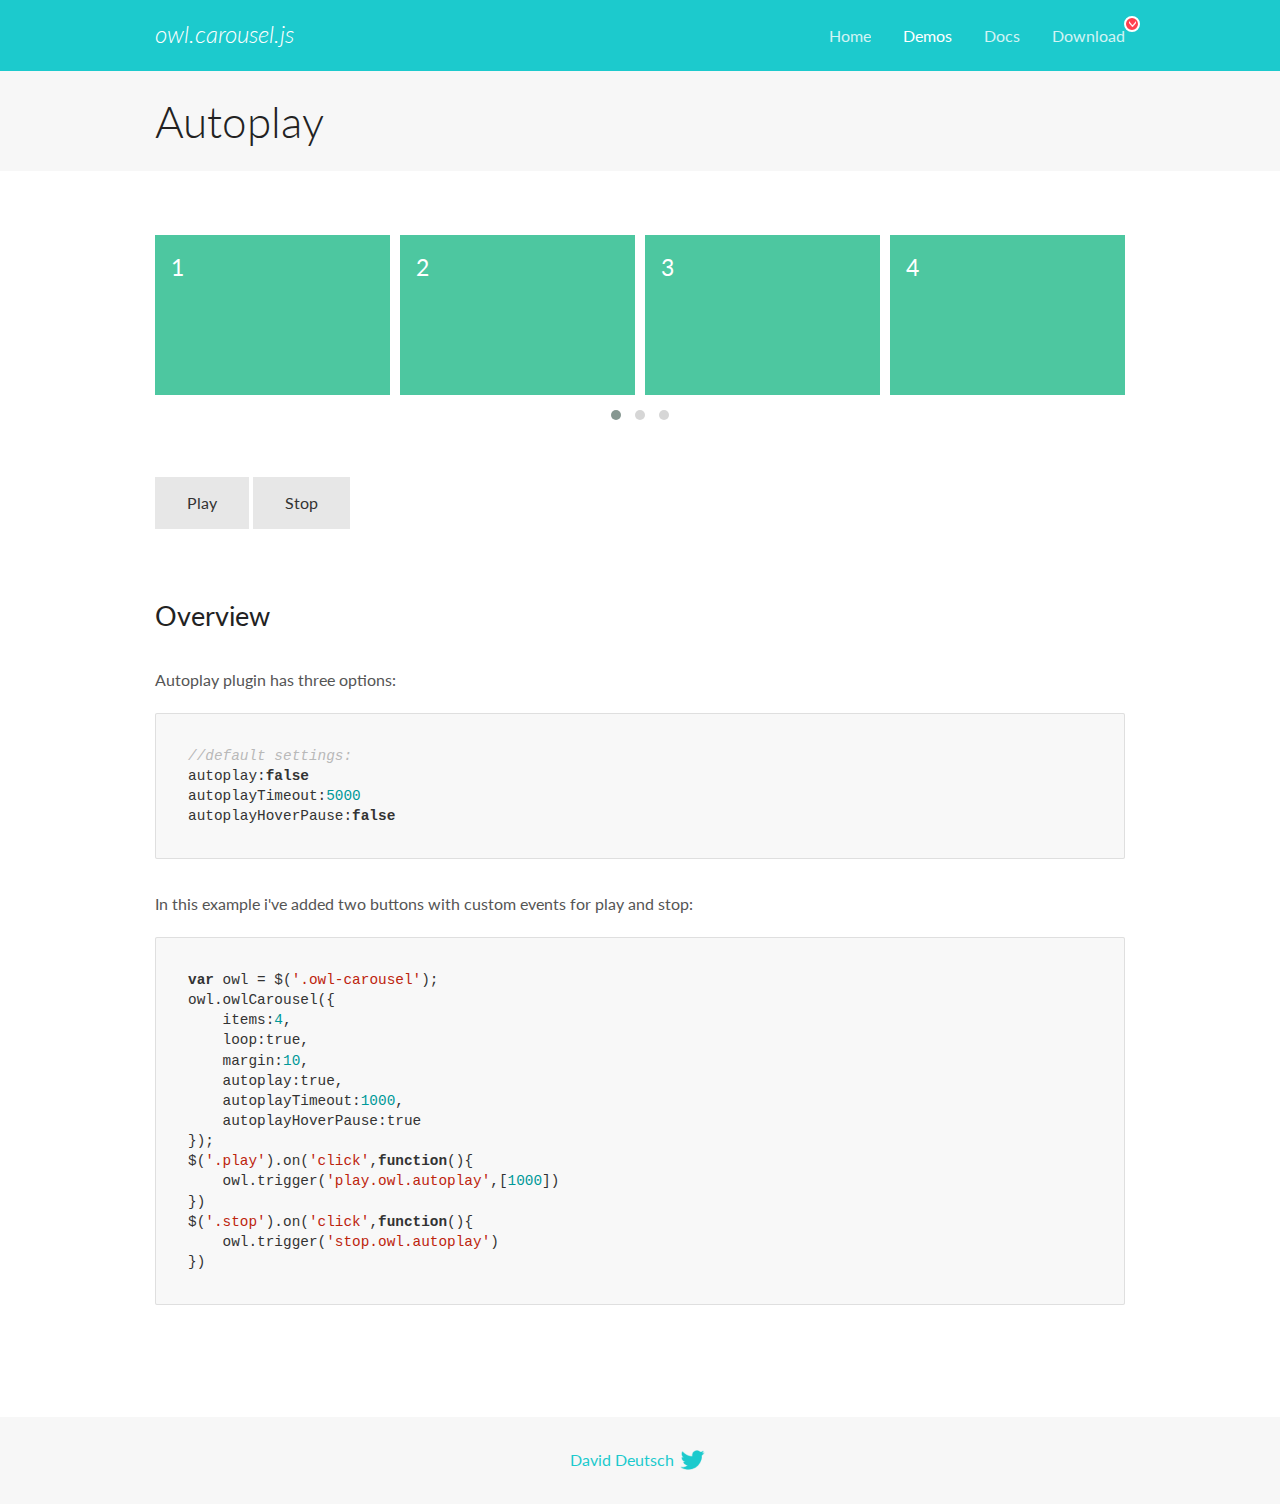
<file: owlcarousel/OwlCarousel2-2.3.4/docs/demos/autoplay.html>
<!DOCTYPE html>
<html lang="en">
  <head>

    <!-- head -->
    <meta charset="utf-8">
    <meta name="msapplication-tap-highlight" content="no" />
    <meta name="viewport" content="width=device-width, initial-scale=1.0" />
    <meta name="description" content="Autoplay usage demo">
    <meta name="author" content="David Deutsch">
    <title>
      Autoplay Demo | Owl Carousel | 2.3.4
    </title>

    <!-- Stylesheets -->
    <link href='https://fonts.googleapis.com/css?family=Lato:300,400,700,400italic,300italic' rel='stylesheet' type='text/css'>
    <link rel="stylesheet" href="../assets/css/docs.theme.min.css">

    <!-- Owl Stylesheets -->
    <link rel="stylesheet" href="../assets/owlcarousel/assets/owl.carousel.min.css">
    <link rel="stylesheet" href="../assets/owlcarousel/assets/owl.theme.default.min.css">

    <!-- HTML5 shim and Respond.js IE8 support of HTML5 elements and media queries -->

    <!--[if lt IE 9]>
      <script src="https://oss.maxcdn.com/libs/html5shiv/3.7.0/html5shiv.js"></script>
      <script src="https://oss.maxcdn.com/libs/respond.js/1.3.0/respond.min.js"></script>
    <![endif]-->

    <!-- Favicons -->
    <link rel="apple-touch-icon-precomposed" sizes="144x144" href="../assets/ico/apple-touch-icon-144-precomposed.png">
    <link rel="shortcut icon" href="../assets/ico/favicon.png">
    <link rel="shortcut icon" href="favicon.ico">

    <!-- Yeah i know js should not be in header. Its required for demos.-->

    <!-- javascript -->
    <script src="../assets/vendors/jquery.min.js"></script>
    <script src="../assets/owlcarousel/owl.carousel.js"></script>
  </head>
  <body>

    <!-- header -->
    <header class="header">
      <div class="row">
        <div class="large-12 columns">
          <div class="brand left">
            <h3>
              <a href="/OwlCarousel2/">owl.carousel.js</a> 
            </h3>
          </div>
          <a id="toggle-nav" class="right">
            <span></span> <span></span> <span></span> 
          </a> 
          <div class="nav-bar">
            <ul class="clearfix">
              <li> <a href="/OwlCarousel2/index.html">Home</a>  </li>
              <li class="active">
                <a href="/OwlCarousel2/demos/demos.html">Demos</a> 
              </li>
              <li> <a href="/OwlCarousel2/docs/started-welcome.html">Docs</a>  </li>
              <li>
                <a href="https://github.com/OwlCarousel2/OwlCarousel2/archive/2.3.4.zip">Download</a> 
                <span class="download"></span> 
              </li>
            </ul>
          </div>
        </div>
      </div>
    </header>

    <!-- title -->
    <section class="title">
      <div class="row">
        <div class="large-12 columns">
          <h1>Autoplay</h1>
        </div>
      </div>
    </section>

    <!--  Demos -->
    <section id="demos">
      <div class="row">
        <div class="large-12 columns">
          <div class="owl-carousel owl-theme">
            <div class="item">
              <h4>1</h4>
            </div>
            <div class="item">
              <h4>2</h4>
            </div>
            <div class="item">
              <h4>3</h4>
            </div>
            <div class="item">
              <h4>4</h4>
            </div>
            <div class="item">
              <h4>5</h4>
            </div>
            <div class="item">
              <h4>6</h4>
            </div>
            <div class="item">
              <h4>7</h4>
            </div>
            <div class="item">
              <h4>8</h4>
            </div>
            <div class="item">
              <h4>9</h4>
            </div>
            <div class="item">
              <h4>10</h4>
            </div>
            <div class="item">
              <h4>11</h4>
            </div>
            <div class="item">
              <h4>12</h4>
            </div>
          </div>
          <a class="button secondary play">Play</a> 
          <a class="button secondary stop">Stop</a> 
          <h3 id="overview">Overview</h3>
          <p>Autoplay plugin has three options:</p>
          <pre><code>//default settings:
autoplay:false
autoplayTimeout:5000
autoplayHoverPause:false</code></pre>
          <p>In this example i&#39;ve added two buttons with custom events for play and stop:</p>
          <pre><code>var owl = $(&#39;.owl-carousel&#39;);
owl.owlCarousel({
    items:4,
    loop:true,
    margin:10,
    autoplay:true,
    autoplayTimeout:1000,
    autoplayHoverPause:true
});
$(&#39;.play&#39;).on(&#39;click&#39;,function(){
    owl.trigger(&#39;play.owl.autoplay&#39;,[1000])
})
$(&#39;.stop&#39;).on(&#39;click&#39;,function(){
    owl.trigger(&#39;stop.owl.autoplay&#39;)
})</code></pre>
          <script>
            $(document).ready(function() {
              var owl = $('.owl-carousel');
              owl.owlCarousel({
                items: 4,
                loop: true,
                margin: 10,
                autoplay: true,
                autoplayTimeout: 1000,
                autoplayHoverPause: true
              });
              $('.play').on('click', function() {
                owl.trigger('play.owl.autoplay', [1000])
              })
              $('.stop').on('click', function() {
                owl.trigger('stop.owl.autoplay')
              })
            })
          </script>
        </div>
      </div>
    </section>

    <!-- footer -->
    <footer class="footer">
      <div class="row">
        <div class="large-12 columns">
          <h5>
            <a href="/OwlCarousel2/docs/support-contact.html">David Deutsch</a> 
            <a id="custom-tweet-button" href="https://twitter.com/share?url=https://github.com/OwlCarousel2/OwlCarousel2&text=Owl Carousel - This is so awesome! " target="_blank"></a> 
          </h5>
        </div>
      </div>
    </footer>

    <!-- vendors -->
    <script src="../assets/vendors/highlight.js"></script>
    <script src="../assets/js/app.js"></script>
  </body>
</html>
</file>
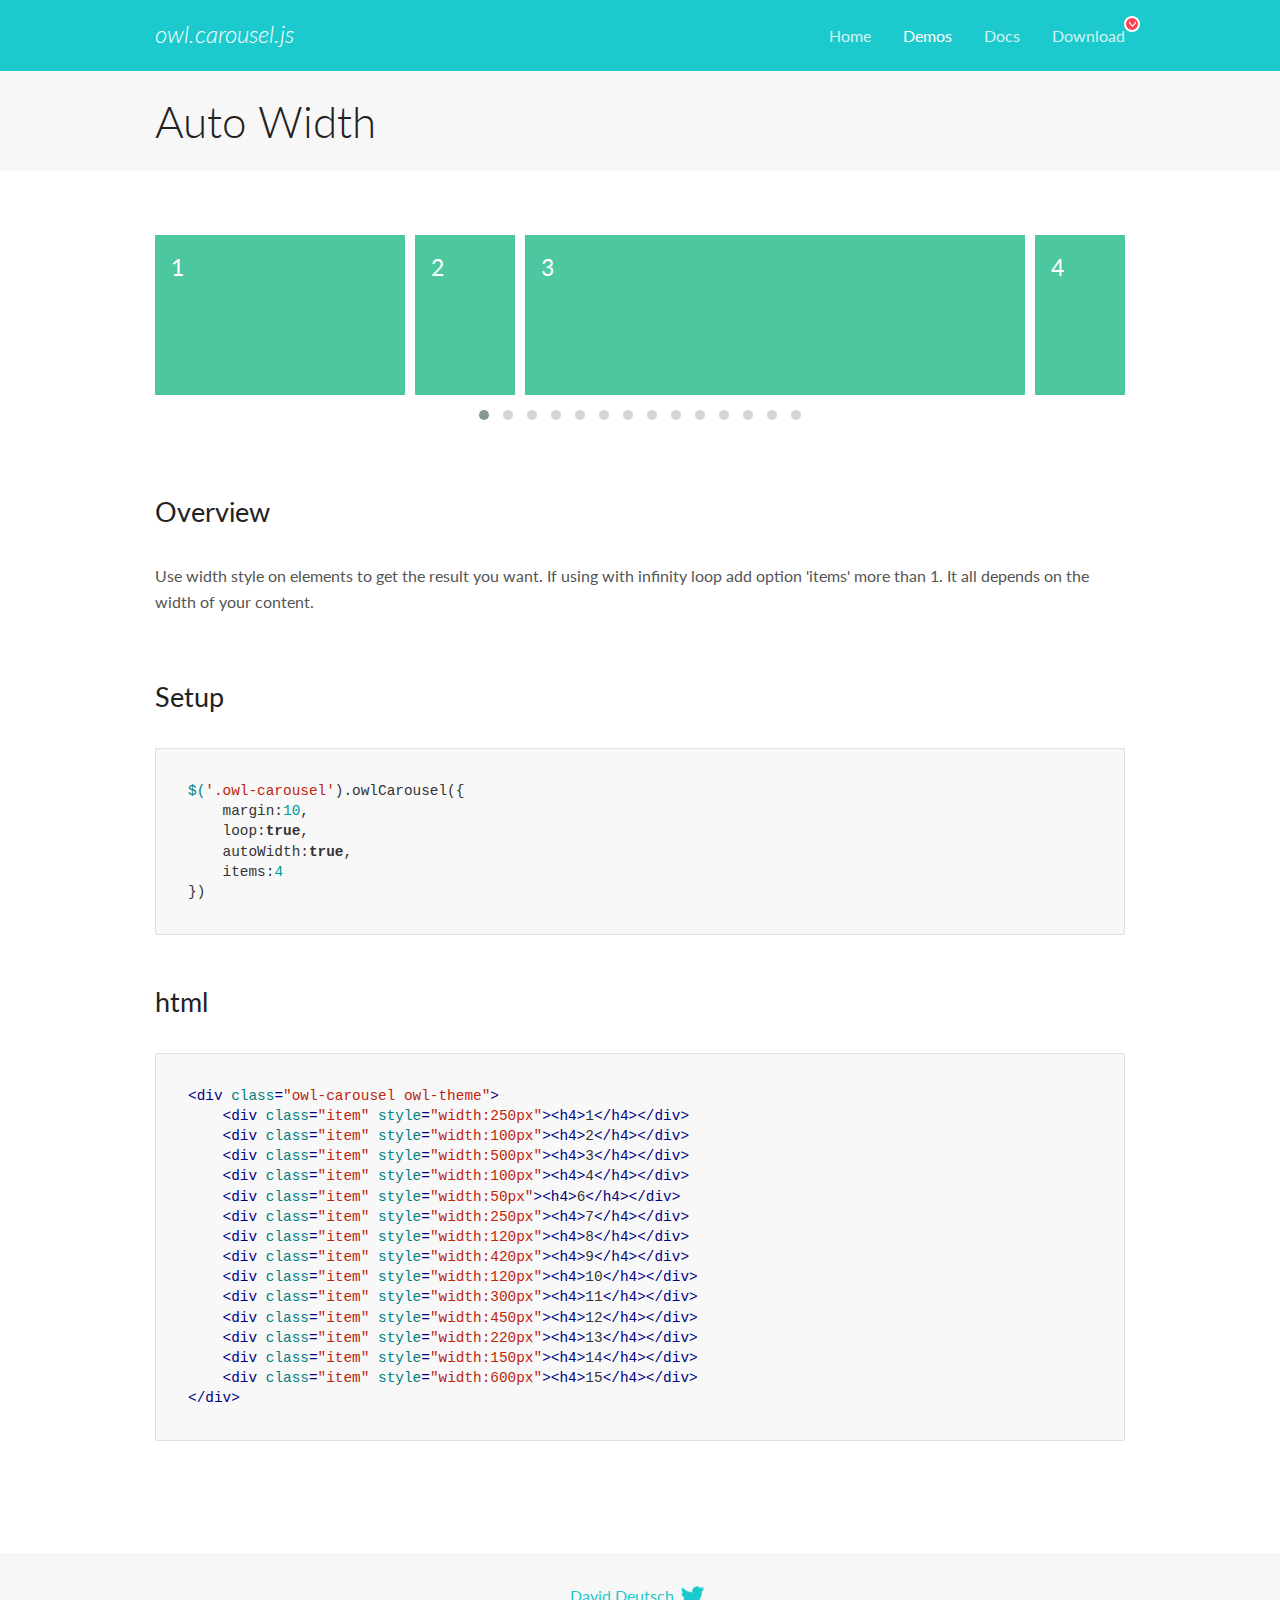
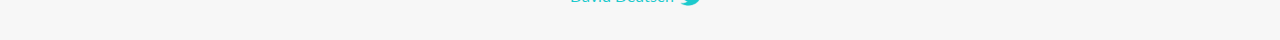
<file: owlcarousel/OwlCarousel2-2.3.4/docs/demos/autowidth.html>
<!DOCTYPE html>
<html lang="en">
  <head>

    <!-- head -->
    <meta charset="utf-8">
    <meta name="msapplication-tap-highlight" content="no" />
    <meta name="viewport" content="width=device-width, initial-scale=1.0" />
    <meta name="description" content="Auto Width">
    <meta name="author" content="David Deutsch">
    <title>
      Auto Width Demo | Owl Carousel | 2.3.4
    </title>

    <!-- Stylesheets -->
    <link href='https://fonts.googleapis.com/css?family=Lato:300,400,700,400italic,300italic' rel='stylesheet' type='text/css'>
    <link rel="stylesheet" href="../assets/css/docs.theme.min.css">

    <!-- Owl Stylesheets -->
    <link rel="stylesheet" href="../assets/owlcarousel/assets/owl.carousel.min.css">
    <link rel="stylesheet" href="../assets/owlcarousel/assets/owl.theme.default.min.css">

    <!-- HTML5 shim and Respond.js IE8 support of HTML5 elements and media queries -->

    <!--[if lt IE 9]>
      <script src="https://oss.maxcdn.com/libs/html5shiv/3.7.0/html5shiv.js"></script>
      <script src="https://oss.maxcdn.com/libs/respond.js/1.3.0/respond.min.js"></script>
    <![endif]-->

    <!-- Favicons -->
    <link rel="apple-touch-icon-precomposed" sizes="144x144" href="../assets/ico/apple-touch-icon-144-precomposed.png">
    <link rel="shortcut icon" href="../assets/ico/favicon.png">
    <link rel="shortcut icon" href="favicon.ico">

    <!-- Yeah i know js should not be in header. Its required for demos.-->

    <!-- javascript -->
    <script src="../assets/vendors/jquery.min.js"></script>
    <script src="../assets/owlcarousel/owl.carousel.js"></script>
  </head>
  <body>

    <!-- header -->
    <header class="header">
      <div class="row">
        <div class="large-12 columns">
          <div class="brand left">
            <h3>
              <a href="/OwlCarousel2/">owl.carousel.js</a> 
            </h3>
          </div>
          <a id="toggle-nav" class="right">
            <span></span> <span></span> <span></span> 
          </a> 
          <div class="nav-bar">
            <ul class="clearfix">
              <li> <a href="/OwlCarousel2/index.html">Home</a>  </li>
              <li class="active">
                <a href="/OwlCarousel2/demos/demos.html">Demos</a> 
              </li>
              <li> <a href="/OwlCarousel2/docs/started-welcome.html">Docs</a>  </li>
              <li>
                <a href="https://github.com/OwlCarousel2/OwlCarousel2/archive/2.3.4.zip">Download</a> 
                <span class="download"></span> 
              </li>
            </ul>
          </div>
        </div>
      </div>
    </header>

    <!-- title -->
    <section class="title">
      <div class="row">
        <div class="large-12 columns">
          <h1>Auto Width</h1>
        </div>
      </div>
    </section>

    <!--  Demos -->
    <section id="demos">
      <div class="row">
        <div class="large-12 columns">
          <div class="owl-carousel owl-theme">
            <div class="item" style="width:250px">
              <h4>1</h4>
            </div>
            <div class="item" style="width:100px">
              <h4>2</h4>
            </div>
            <div class="item" style="width:500px">
              <h4>3</h4>
            </div>
            <div class="item" style="width:100px">
              <h4>4</h4>
            </div>
            <div class="item" style="width:50px">
              <h4>6</h4>
            </div>
            <div class="item" style="width:250px">
              <h4>7</h4>
            </div>
            <div class="item" style="width:120px">
              <h4>8</h4>
            </div>
            <div class="item" style="width:420px">
              <h4>9</h4>
            </div>
            <div class="item" style="width:120px">
              <h4>10</h4>
            </div>
            <div class="item" style="width:300px">
              <h4>11</h4>
            </div>
            <div class="item" style="width:450px">
              <h4>12</h4>
            </div>
            <div class="item" style="width:220px">
              <h4>13</h4>
            </div>
            <div class="item" style="width:150px">
              <h4>14</h4>
            </div>
            <div class="item" style="width:600px">
              <h4>15</h4>
            </div>
          </div>
          <h3 id="overview">Overview</h3>
          <p>Use width style on elements to get the result you want. If using with infinity loop add option &#39;items&#39; more than 1. It all depends on the width of your content.</p>
          <h3 id="setup">Setup</h3>
          <pre><code>$(&#39;.owl-carousel&#39;).owlCarousel({
    margin:10,
    loop:true,
    autoWidth:true,
    items:4
})</code></pre>
          <h3 id="html">html</h3>
          <pre><code>&lt;div class=&quot;owl-carousel owl-theme&quot;&gt;
    &lt;div class=&quot;item&quot; style=&quot;width:250px&quot;&gt;&lt;h4&gt;1&lt;/h4&gt;&lt;/div&gt;
    &lt;div class=&quot;item&quot; style=&quot;width:100px&quot;&gt;&lt;h4&gt;2&lt;/h4&gt;&lt;/div&gt;
    &lt;div class=&quot;item&quot; style=&quot;width:500px&quot;&gt;&lt;h4&gt;3&lt;/h4&gt;&lt;/div&gt;
    &lt;div class=&quot;item&quot; style=&quot;width:100px&quot;&gt;&lt;h4&gt;4&lt;/h4&gt;&lt;/div&gt;
    &lt;div class=&quot;item&quot; style=&quot;width:50px&quot;&gt;&lt;h4&gt;6&lt;/h4&gt;&lt;/div&gt;
    &lt;div class=&quot;item&quot; style=&quot;width:250px&quot;&gt;&lt;h4&gt;7&lt;/h4&gt;&lt;/div&gt;
    &lt;div class=&quot;item&quot; style=&quot;width:120px&quot;&gt;&lt;h4&gt;8&lt;/h4&gt;&lt;/div&gt;
    &lt;div class=&quot;item&quot; style=&quot;width:420px&quot;&gt;&lt;h4&gt;9&lt;/h4&gt;&lt;/div&gt;
    &lt;div class=&quot;item&quot; style=&quot;width:120px&quot;&gt;&lt;h4&gt;10&lt;/h4&gt;&lt;/div&gt;
    &lt;div class=&quot;item&quot; style=&quot;width:300px&quot;&gt;&lt;h4&gt;11&lt;/h4&gt;&lt;/div&gt;
    &lt;div class=&quot;item&quot; style=&quot;width:450px&quot;&gt;&lt;h4&gt;12&lt;/h4&gt;&lt;/div&gt;
    &lt;div class=&quot;item&quot; style=&quot;width:220px&quot;&gt;&lt;h4&gt;13&lt;/h4&gt;&lt;/div&gt;
    &lt;div class=&quot;item&quot; style=&quot;width:150px&quot;&gt;&lt;h4&gt;14&lt;/h4&gt;&lt;/div&gt;
    &lt;div class=&quot;item&quot; style=&quot;width:600px&quot;&gt;&lt;h4&gt;15&lt;/h4&gt;&lt;/div&gt;
&lt;/div&gt;</code></pre>
          <script>
            $(document).ready(function() {
              $('.owl-carousel').owlCarousel({
                margin: 10,
                loop: true,
                autoWidth: true,
                items: 4
              })
            })
          </script>
        </div>
      </div>
    </section>

    <!-- footer -->
    <footer class="footer">
      <div class="row">
        <div class="large-12 columns">
          <h5>
            <a href="/OwlCarousel2/docs/support-contact.html">David Deutsch</a> 
            <a id="custom-tweet-button" href="https://twitter.com/share?url=https://github.com/OwlCarousel2/OwlCarousel2&text=Owl Carousel - This is so awesome! " target="_blank"></a> 
          </h5>
        </div>
      </div>
    </footer>

    <!-- vendors -->
    <script src="../assets/vendors/highlight.js"></script>
    <script src="../assets/js/app.js"></script>
  </body>
</html>
</file>
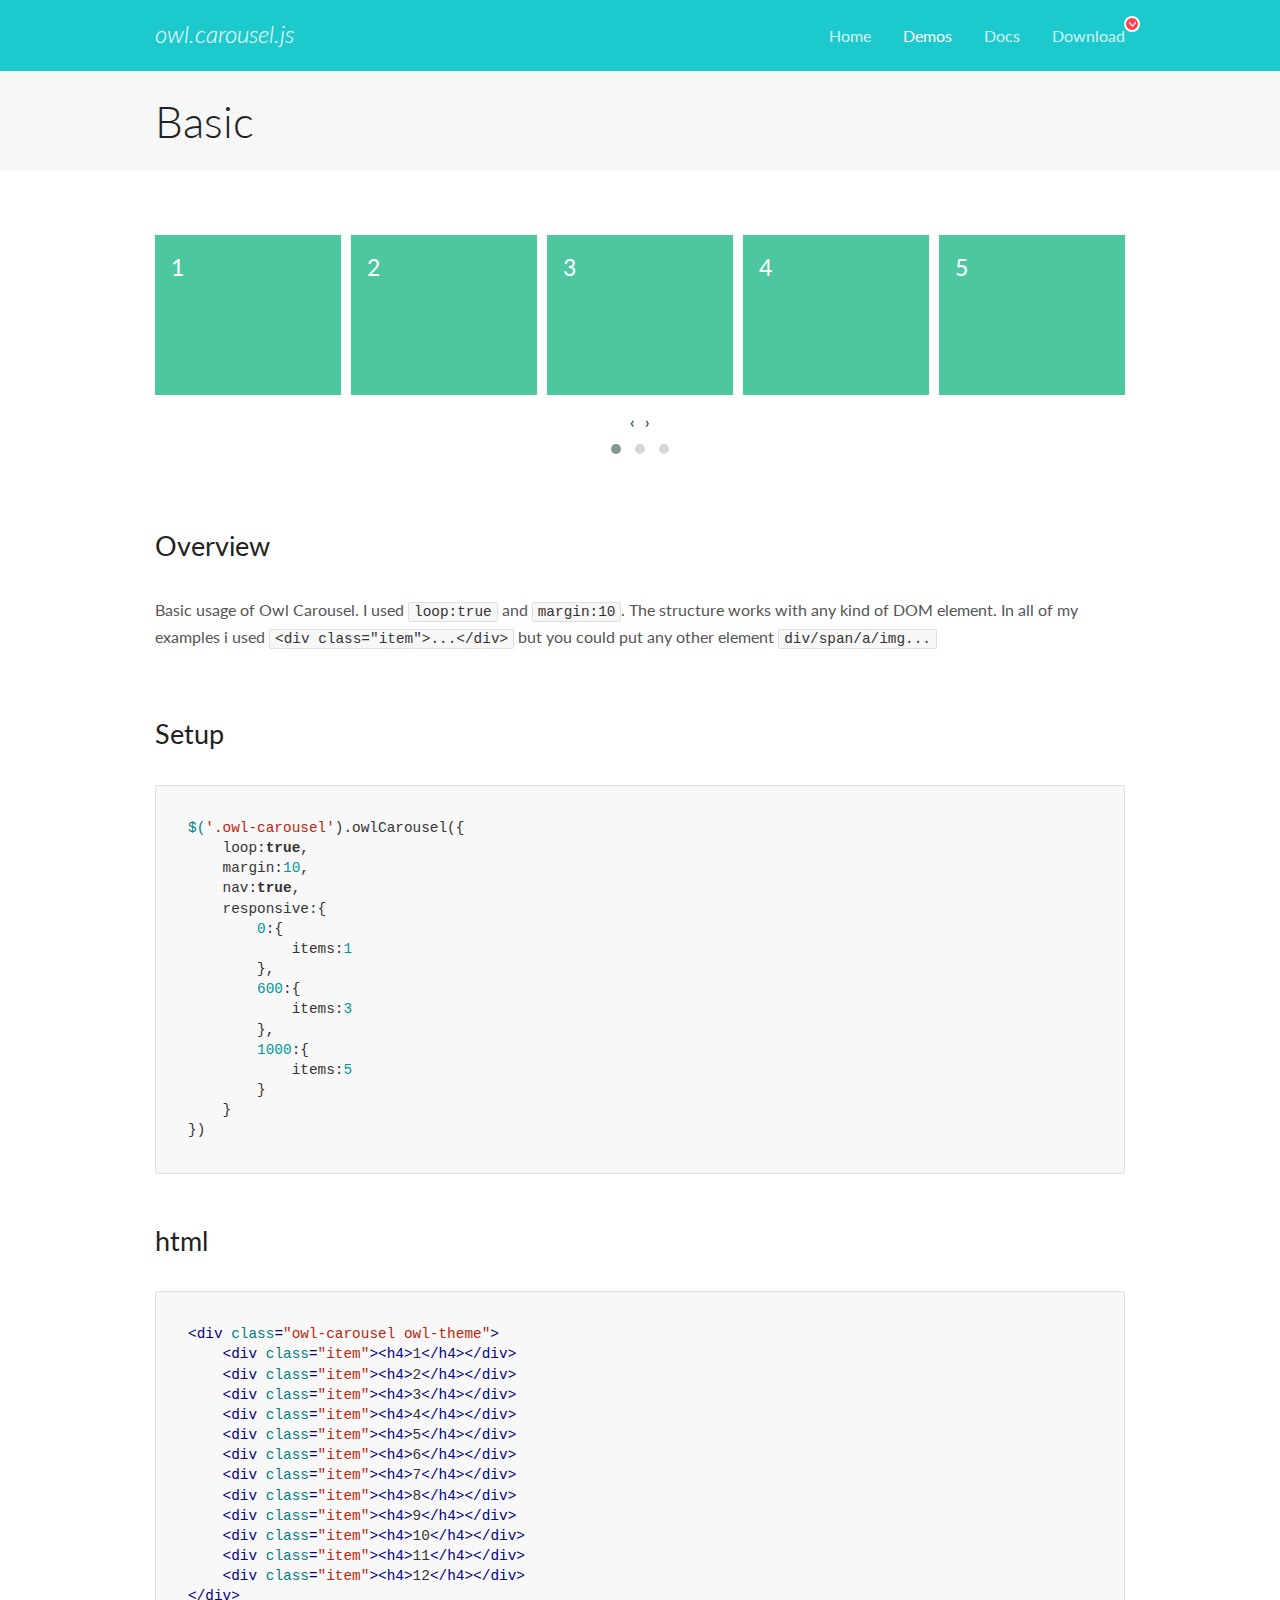
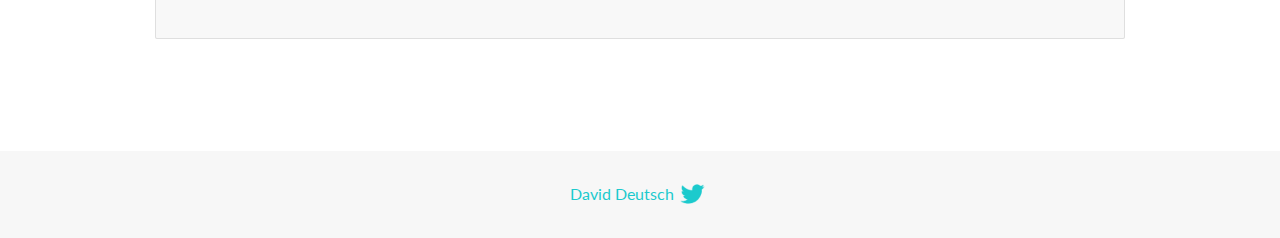
<file: owlcarousel/OwlCarousel2-2.3.4/docs/demos/basic.html>
<!DOCTYPE html>
<html lang="en">
  <head>

    <!-- head -->
    <meta charset="utf-8">
    <meta name="msapplication-tap-highlight" content="no" />
    <meta name="viewport" content="width=device-width, initial-scale=1.0" />
    <meta name="description" content="Basic usage demo">
    <meta name="author" content="David Deutsch">
    <title>
      Basic Demo | Owl Carousel | 2.3.4
    </title>

    <!-- Stylesheets -->
    <link href='https://fonts.googleapis.com/css?family=Lato:300,400,700,400italic,300italic' rel='stylesheet' type='text/css'>
    <link rel="stylesheet" href="../assets/css/docs.theme.min.css">

    <!-- Owl Stylesheets -->
    <link rel="stylesheet" href="../assets/owlcarousel/assets/owl.carousel.min.css">
    <link rel="stylesheet" href="../assets/owlcarousel/assets/owl.theme.default.min.css">

    <!-- HTML5 shim and Respond.js IE8 support of HTML5 elements and media queries -->

    <!--[if lt IE 9]>
      <script src="https://oss.maxcdn.com/libs/html5shiv/3.7.0/html5shiv.js"></script>
      <script src="https://oss.maxcdn.com/libs/respond.js/1.3.0/respond.min.js"></script>
    <![endif]-->

    <!-- Favicons -->
    <link rel="apple-touch-icon-precomposed" sizes="144x144" href="../assets/ico/apple-touch-icon-144-precomposed.png">
    <link rel="shortcut icon" href="../assets/ico/favicon.png">
    <link rel="shortcut icon" href="favicon.ico">

    <!-- Yeah i know js should not be in header. Its required for demos.-->

    <!-- javascript -->
    <script src="../assets/vendors/jquery.min.js"></script>
    <script src="../assets/owlcarousel/owl.carousel.js"></script>
  </head>
  <body>

    <!-- header -->
    <header class="header">
      <div class="row">
        <div class="large-12 columns">
          <div class="brand left">
            <h3>
              <a href="/OwlCarousel2/">owl.carousel.js</a> 
            </h3>
          </div>
          <a id="toggle-nav" class="right">
            <span></span> <span></span> <span></span> 
          </a> 
          <div class="nav-bar">
            <ul class="clearfix">
              <li> <a href="/OwlCarousel2/index.html">Home</a>  </li>
              <li class="active">
                <a href="/OwlCarousel2/demos/demos.html">Demos</a> 
              </li>
              <li> <a href="/OwlCarousel2/docs/started-welcome.html">Docs</a>  </li>
              <li>
                <a href="https://github.com/OwlCarousel2/OwlCarousel2/archive/2.3.4.zip">Download</a> 
                <span class="download"></span> 
              </li>
            </ul>
          </div>
        </div>
      </div>
    </header>

    <!-- title -->
    <section class="title">
      <div class="row">
        <div class="large-12 columns">
          <h1>Basic</h1>
        </div>
      </div>
    </section>

    <!--  Demos -->
    <section id="demos">
      <div class="row">
        <div class="large-12 columns">
          <div class="owl-carousel owl-theme">
            <div class="item">
              <h4>1</h4>
            </div>
            <div class="item">
              <h4>2</h4>
            </div>
            <div class="item">
              <h4>3</h4>
            </div>
            <div class="item">
              <h4>4</h4>
            </div>
            <div class="item">
              <h4>5</h4>
            </div>
            <div class="item">
              <h4>6</h4>
            </div>
            <div class="item">
              <h4>7</h4>
            </div>
            <div class="item">
              <h4>8</h4>
            </div>
            <div class="item">
              <h4>9</h4>
            </div>
            <div class="item">
              <h4>10</h4>
            </div>
            <div class="item">
              <h4>11</h4>
            </div>
            <div class="item">
              <h4>12</h4>
            </div>
          </div>
          <h3 id="overview">Overview</h3>
          <p>Basic usage of Owl Carousel. I used <code>loop:true</code> and <code>margin:10</code>. The structure works with any kind of DOM element. In all of my examples i used <code>&lt;div class=&quot;item&quot;&gt;...&lt;/div&gt;</code> but you could
            put any other element <code>div/span/a/img...</code></p>
          <h3 id="setup">Setup</h3>
          <pre><code>$(&#39;.owl-carousel&#39;).owlCarousel({
    loop:true,
    margin:10,
    nav:true,
    responsive:{
        0:{
            items:1
        },
        600:{
            items:3
        },
        1000:{
            items:5
        }
    }
})</code></pre>
          <h3 id="html">html</h3>
          <pre><code>&lt;div class=&quot;owl-carousel owl-theme&quot;&gt;
    &lt;div class=&quot;item&quot;&gt;&lt;h4&gt;1&lt;/h4&gt;&lt;/div&gt;
    &lt;div class=&quot;item&quot;&gt;&lt;h4&gt;2&lt;/h4&gt;&lt;/div&gt;
    &lt;div class=&quot;item&quot;&gt;&lt;h4&gt;3&lt;/h4&gt;&lt;/div&gt;
    &lt;div class=&quot;item&quot;&gt;&lt;h4&gt;4&lt;/h4&gt;&lt;/div&gt;
    &lt;div class=&quot;item&quot;&gt;&lt;h4&gt;5&lt;/h4&gt;&lt;/div&gt;
    &lt;div class=&quot;item&quot;&gt;&lt;h4&gt;6&lt;/h4&gt;&lt;/div&gt;
    &lt;div class=&quot;item&quot;&gt;&lt;h4&gt;7&lt;/h4&gt;&lt;/div&gt;
    &lt;div class=&quot;item&quot;&gt;&lt;h4&gt;8&lt;/h4&gt;&lt;/div&gt;
    &lt;div class=&quot;item&quot;&gt;&lt;h4&gt;9&lt;/h4&gt;&lt;/div&gt;
    &lt;div class=&quot;item&quot;&gt;&lt;h4&gt;10&lt;/h4&gt;&lt;/div&gt;
    &lt;div class=&quot;item&quot;&gt;&lt;h4&gt;11&lt;/h4&gt;&lt;/div&gt;
    &lt;div class=&quot;item&quot;&gt;&lt;h4&gt;12&lt;/h4&gt;&lt;/div&gt;
&lt;/div&gt;</code></pre>
          <script>
            $(document).ready(function() {
              var owl = $('.owl-carousel');
              owl.owlCarousel({
                margin: 10,
                nav: true,
                loop: true,
                responsive: {
                  0: {
                    items: 1
                  },
                  600: {
                    items: 3
                  },
                  1000: {
                    items: 5
                  }
                }
              })
            })
          </script>
        </div>
      </div>
    </section>

    <!-- footer -->
    <footer class="footer">
      <div class="row">
        <div class="large-12 columns">
          <h5>
            <a href="/OwlCarousel2/docs/support-contact.html">David Deutsch</a> 
            <a id="custom-tweet-button" href="https://twitter.com/share?url=https://github.com/OwlCarousel2/OwlCarousel2&text=Owl Carousel - This is so awesome! " target="_blank"></a> 
          </h5>
        </div>
      </div>
    </footer>

    <!-- vendors -->
    <script src="../assets/vendors/highlight.js"></script>
    <script src="../assets/js/app.js"></script>
  </body>
</html>
</file>
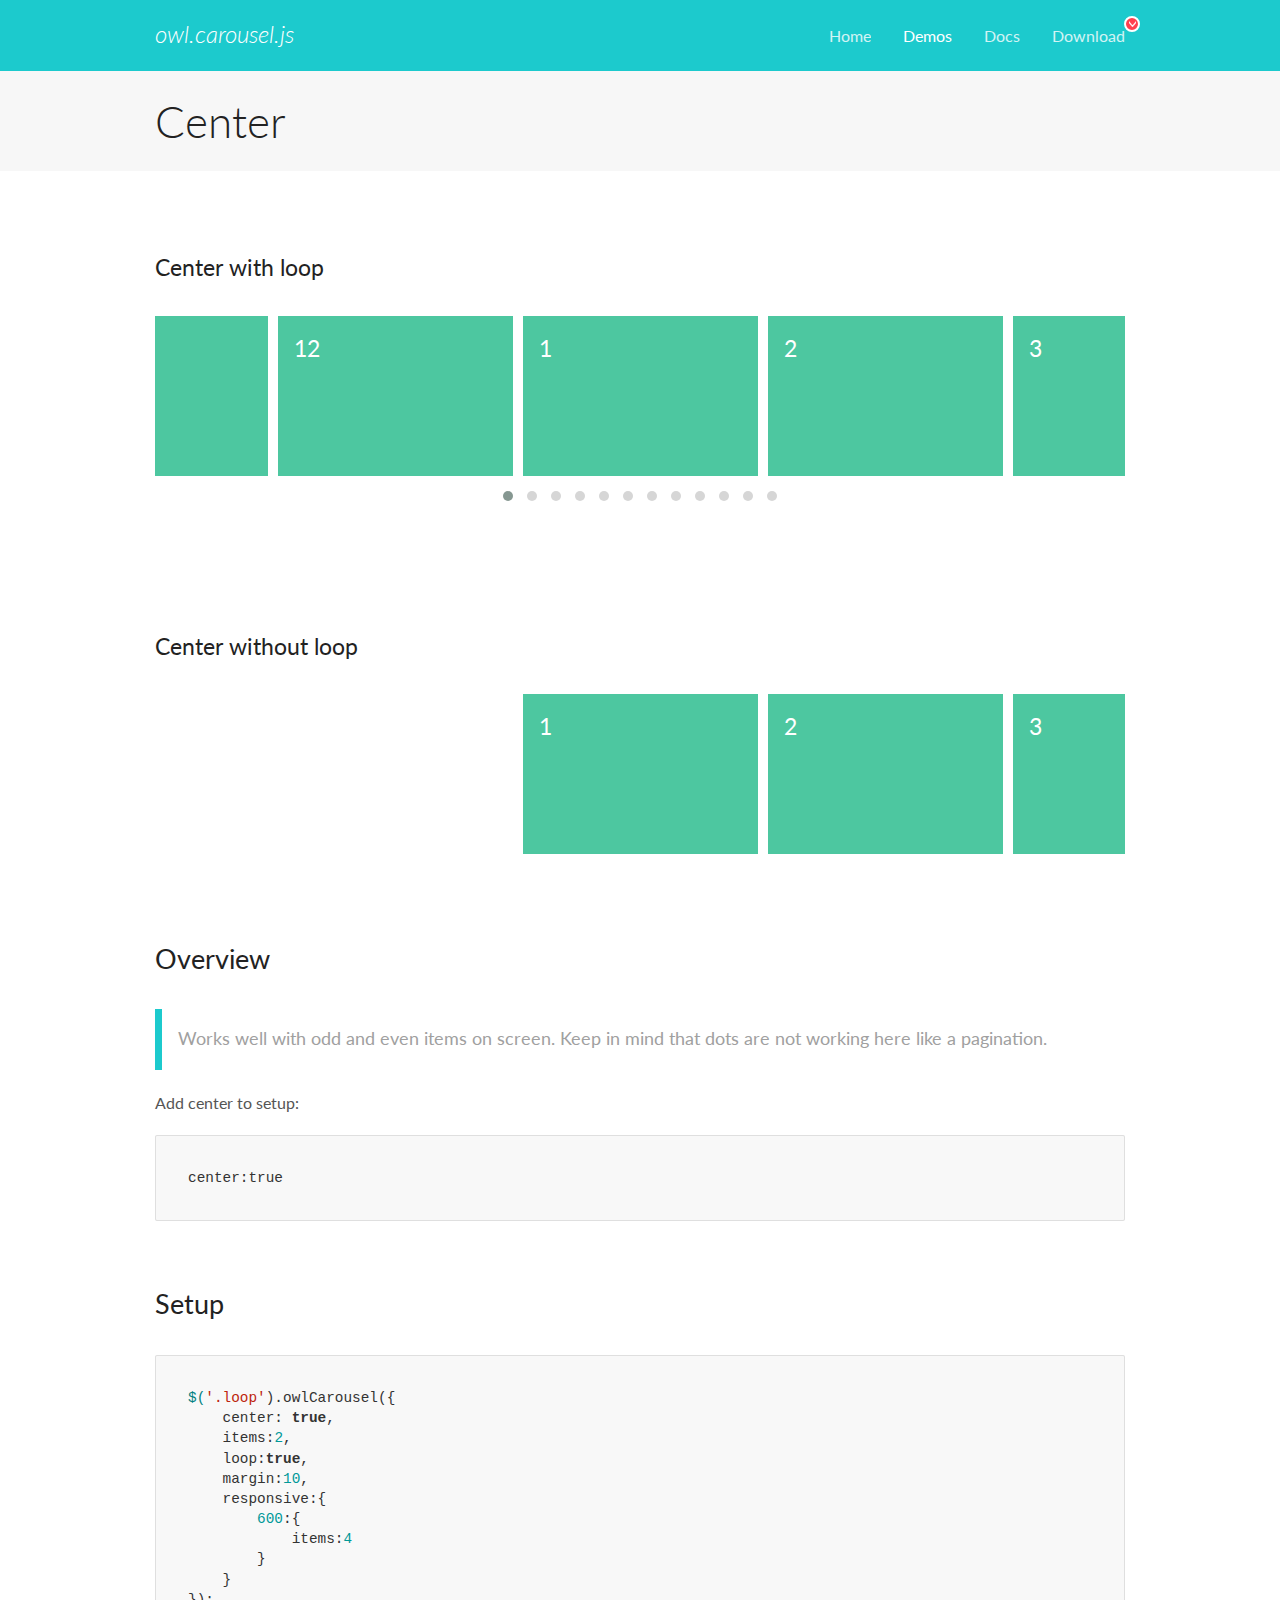
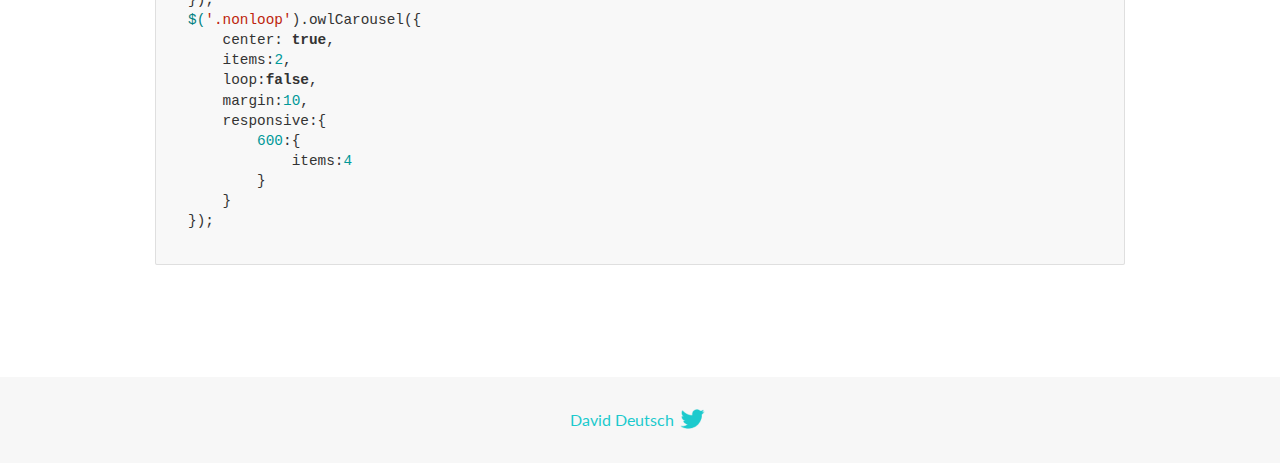
<file: owlcarousel/OwlCarousel2-2.3.4/docs/demos/center.html>
<!DOCTYPE html>
<html lang="en">
  <head>

    <!-- head -->
    <meta charset="utf-8">
    <meta name="msapplication-tap-highlight" content="no" />
    <meta name="viewport" content="width=device-width, initial-scale=1.0" />
    <meta name="description" content="Center carousel">
    <meta name="author" content="David Deutsch">
    <title>
      Center Demo | Owl Carousel | 2.3.4
    </title>

    <!-- Stylesheets -->
    <link href='https://fonts.googleapis.com/css?family=Lato:300,400,700,400italic,300italic' rel='stylesheet' type='text/css'>
    <link rel="stylesheet" href="../assets/css/docs.theme.min.css">

    <!-- Owl Stylesheets -->
    <link rel="stylesheet" href="../assets/owlcarousel/assets/owl.carousel.min.css">
    <link rel="stylesheet" href="../assets/owlcarousel/assets/owl.theme.default.min.css">

    <!-- HTML5 shim and Respond.js IE8 support of HTML5 elements and media queries -->

    <!--[if lt IE 9]>
      <script src="https://oss.maxcdn.com/libs/html5shiv/3.7.0/html5shiv.js"></script>
      <script src="https://oss.maxcdn.com/libs/respond.js/1.3.0/respond.min.js"></script>
    <![endif]-->

    <!-- Favicons -->
    <link rel="apple-touch-icon-precomposed" sizes="144x144" href="../assets/ico/apple-touch-icon-144-precomposed.png">
    <link rel="shortcut icon" href="../assets/ico/favicon.png">
    <link rel="shortcut icon" href="favicon.ico">

    <!-- Yeah i know js should not be in header. Its required for demos.-->

    <!-- javascript -->
    <script src="../assets/vendors/jquery.min.js"></script>
    <script src="../assets/owlcarousel/owl.carousel.js"></script>
  </head>
  <body>

    <!-- header -->
    <header class="header">
      <div class="row">
        <div class="large-12 columns">
          <div class="brand left">
            <h3>
              <a href="/OwlCarousel2/">owl.carousel.js</a> 
            </h3>
          </div>
          <a id="toggle-nav" class="right">
            <span></span> <span></span> <span></span> 
          </a> 
          <div class="nav-bar">
            <ul class="clearfix">
              <li> <a href="/OwlCarousel2/index.html">Home</a>  </li>
              <li class="active">
                <a href="/OwlCarousel2/demos/demos.html">Demos</a> 
              </li>
              <li> <a href="/OwlCarousel2/docs/started-welcome.html">Docs</a>  </li>
              <li>
                <a href="https://github.com/OwlCarousel2/OwlCarousel2/archive/2.3.4.zip">Download</a> 
                <span class="download"></span> 
              </li>
            </ul>
          </div>
        </div>
      </div>
    </header>

    <!-- title -->
    <section class="title">
      <div class="row">
        <div class="large-12 columns">
          <h1>Center</h1>
        </div>
      </div>
    </section>

    <!--  Demos -->
    <section id="demos">
      <div class="row">
        <div class="large-12 columns">
          <h4 id="center-with-loop">Center with loop</h4>
          <div class="loop owl-carousel owl-theme">
            <div class="item">
              <h4>1</h4>
            </div>
            <div class="item">
              <h4>2</h4>
            </div>
            <div class="item">
              <h4>3</h4>
            </div>
            <div class="item">
              <h4>4</h4>
            </div>
            <div class="item">
              <h4>5</h4>
            </div>
            <div class="item">
              <h4>6</h4>
            </div>
            <div class="item">
              <h4>7</h4>
            </div>
            <div class="item">
              <h4>8</h4>
            </div>
            <div class="item">
              <h4>9</h4>
            </div>
            <div class="item">
              <h4>10</h4>
            </div>
            <div class="item">
              <h4>11</h4>
            </div>
            <div class="item">
              <h4>12</h4>
            </div>
          </div>
          <br>
          <h4 id="center-without-loop">Center without loop</h4>
          <div class="nonloop owl-carousel">
            <div class="item">
              <h4>1</h4>
            </div>
            <div class="item">
              <h4>2</h4>
            </div>
            <div class="item">
              <h4>3</h4>
            </div>
            <div class="item">
              <h4>4</h4>
            </div>
            <div class="item">
              <h4>5</h4>
            </div>
            <div class="item">
              <h4>6</h4>
            </div>
            <div class="item">
              <h4>7</h4>
            </div>
            <div class="item">
              <h4>8</h4>
            </div>
            <div class="item">
              <h4>9</h4>
            </div>
            <div class="item">
              <h4>10</h4>
            </div>
            <div class="item">
              <h4>11</h4>
            </div>
            <div class="item">
              <h4>12</h4>
            </div>
          </div>
          <h3 id="overview">Overview</h3>
          <blockquote>
            <p>Works well with odd and even items on screen. Keep in mind that dots are not working here like a pagination.</p>
          </blockquote>
          <p>Add center to setup:</p>
          <pre><code>center:true</code></pre>
          <h3 id="setup">Setup</h3>
          <pre><code>$(&#39;.loop&#39;).owlCarousel({
    center: true,
    items:2,
    loop:true,
    margin:10,
    responsive:{
        600:{
            items:4
        }
    }
});
$(&#39;.nonloop&#39;).owlCarousel({
    center: true,
    items:2,
    loop:false,
    margin:10,
    responsive:{
        600:{
            items:4
        }
    }
});</code></pre>
          <script>
            jQuery(document).ready(function($) {
              $('.loop').owlCarousel({
                center: true,
                items: 2,
                loop: true,
                margin: 10,
                responsive: {
                  600: {
                    items: 4
                  }
                }
              });
              $('.nonloop').owlCarousel({
                center: true,
                items: 2,
                loop: false,
                margin: 10,
                responsive: {
                  600: {
                    items: 4
                  }
                }
              });
            });
          </script>
        </div>
      </div>
    </section>

    <!-- footer -->
    <footer class="footer">
      <div class="row">
        <div class="large-12 columns">
          <h5>
            <a href="/OwlCarousel2/docs/support-contact.html">David Deutsch</a> 
            <a id="custom-tweet-button" href="https://twitter.com/share?url=https://github.com/OwlCarousel2/OwlCarousel2&text=Owl Carousel - This is so awesome! " target="_blank"></a> 
          </h5>
        </div>
      </div>
    </footer>

    <!-- vendors -->
    <script src="../assets/vendors/highlight.js"></script>
    <script src="../assets/js/app.js"></script>
  </body>
</html>
</file>
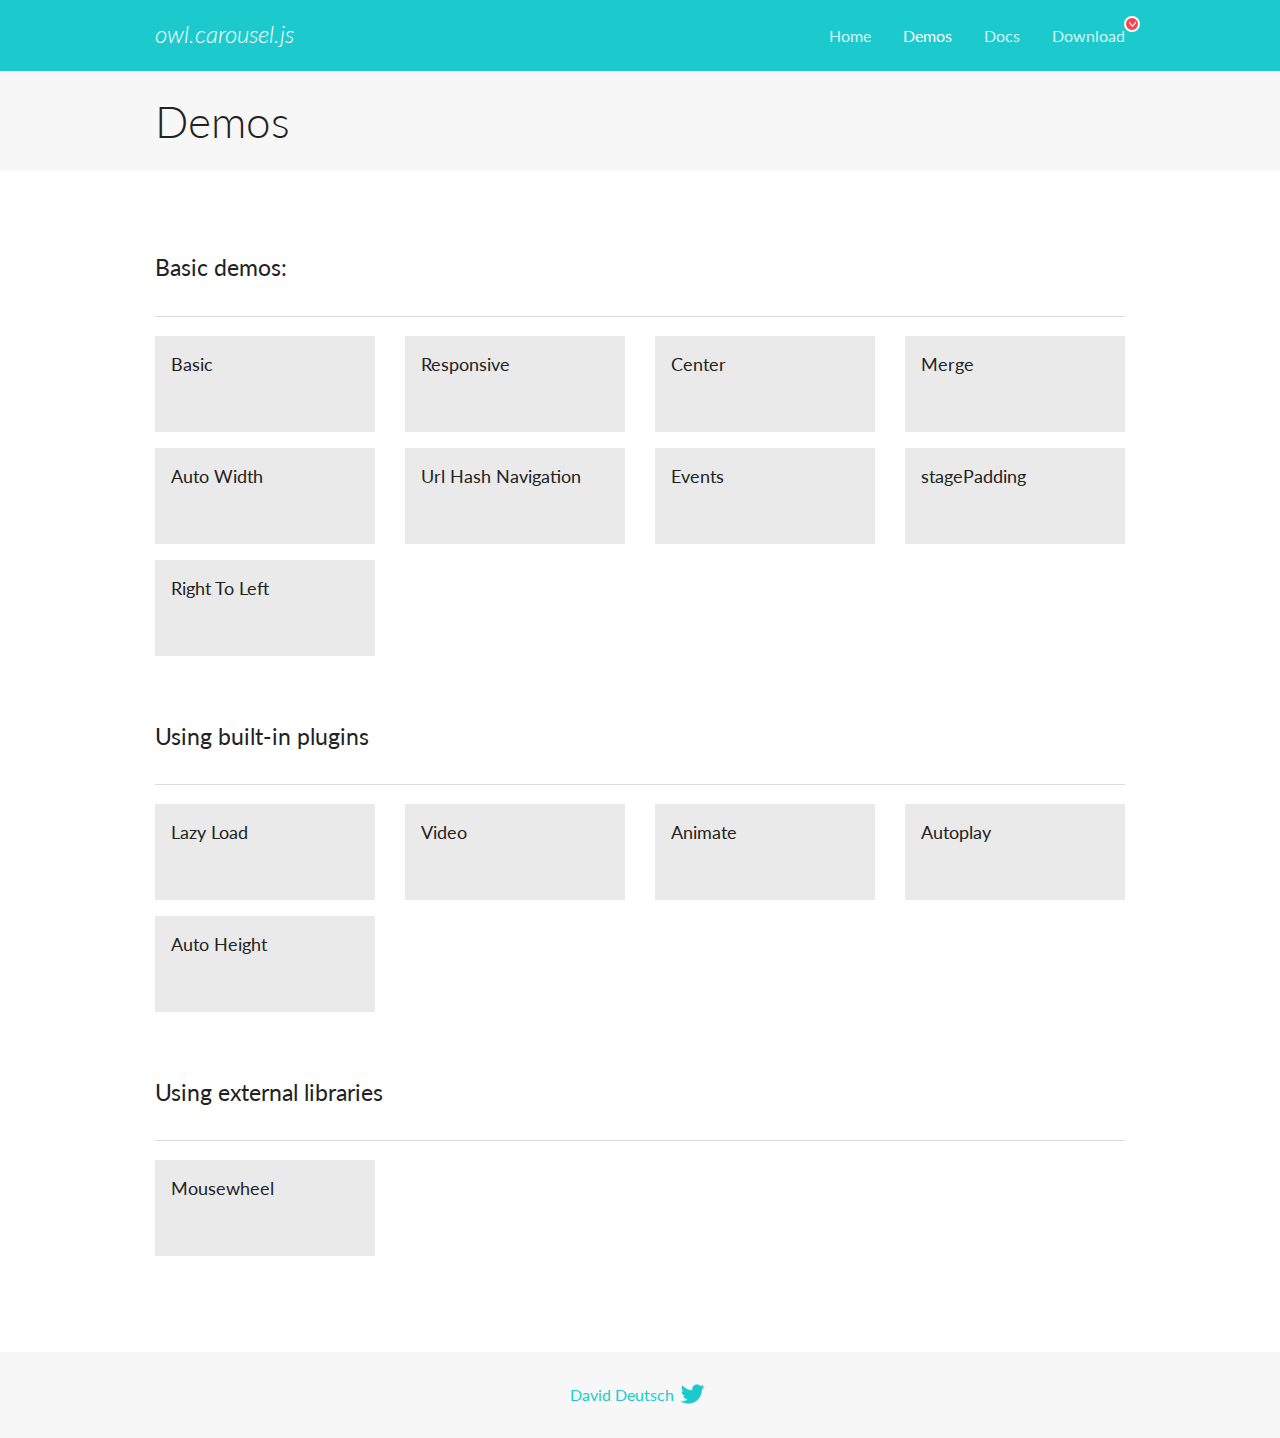
<file: owlcarousel/OwlCarousel2-2.3.4/docs/demos/demos.html>
<!DOCTYPE html>
<html lang="en">
  <head>

    <!-- head -->
    <meta charset="utf-8">
    <meta name="msapplication-tap-highlight" content="no" />
    <meta name="viewport" content="width=device-width, initial-scale=1.0" />
    <meta name="description" content="A list of Owl Carousel examples.">
    <meta name="author" content="David Deutsch">
    <title>
      Demos | Owl Carousel | 2.3.4
    </title>

    <!-- Stylesheets -->
    <link href='https://fonts.googleapis.com/css?family=Lato:300,400,700,400italic,300italic' rel='stylesheet' type='text/css'>
    <link rel="stylesheet" href="../assets/css/docs.theme.min.css">

    <!-- Owl Stylesheets -->
    <link rel="stylesheet" href="../assets/owlcarousel/assets/owl.carousel.min.css">
    <link rel="stylesheet" href="../assets/owlcarousel/assets/owl.theme.default.min.css">

    <!-- HTML5 shim and Respond.js IE8 support of HTML5 elements and media queries -->

    <!--[if lt IE 9]>
      <script src="https://oss.maxcdn.com/libs/html5shiv/3.7.0/html5shiv.js"></script>
      <script src="https://oss.maxcdn.com/libs/respond.js/1.3.0/respond.min.js"></script>
    <![endif]-->

    <!-- Favicons -->
    <link rel="apple-touch-icon-precomposed" sizes="144x144" href="../assets/ico/apple-touch-icon-144-precomposed.png">
    <link rel="shortcut icon" href="../assets/ico/favicon.png">
    <link rel="shortcut icon" href="favicon.ico">

    <!-- Yeah i know js should not be in header. Its required for demos.-->

    <!-- javascript -->
    <script src="../assets/vendors/jquery.min.js"></script>
    <script src="../assets/owlcarousel/owl.carousel.js"></script>
  </head>
  <body>

    <!-- header -->
    <header class="header">
      <div class="row">
        <div class="large-12 columns">
          <div class="brand left">
            <h3>
              <a href="/OwlCarousel2/">owl.carousel.js</a> 
            </h3>
          </div>
          <a id="toggle-nav" class="right">
            <span></span> <span></span> <span></span> 
          </a> 
          <div class="nav-bar">
            <ul class="clearfix">
              <li> <a href="/OwlCarousel2/index.html">Home</a>  </li>
              <li class="active">
                <a href="/OwlCarousel2/demos/demos.html">Demos</a> 
              </li>
              <li> <a href="/OwlCarousel2/docs/started-welcome.html">Docs</a>  </li>
              <li>
                <a href="https://github.com/OwlCarousel2/OwlCarousel2/archive/2.3.4.zip">Download</a> 
                <span class="download"></span> 
              </li>
            </ul>
          </div>
        </div>
      </div>
    </header>

    <!-- title -->
    <section class="title">
      <div class="row">
        <div class="large-12 columns">
          <h1>Demos</h1>
        </div>
      </div>
    </section>

    <!--  Demos -->
    <section id="demos">
      <div class="row">
        <div class="large-12 columns">
          <h4 id="basic-demos-">Basic demos:</h4>
          <hr>
          <div class="demo-list">
            <div class="row">
              <div class="small-6 medium-4 large-3 columns">
                <a href="basic.html" class="demo-block">
                  <h5>Basic </h5>
                </a> 
              </div>
              <div class="small-6 medium-4 large-3 columns">
                <a href="responsive.html" class="demo-block">
                  <h5>Responsive </h5>
                </a> 
              </div>
              <div class="small-6 medium-4 large-3 columns">
                <a href="center.html" class="demo-block">
                  <h5>Center </h5>
                </a> 
              </div>
              <div class="small-6 medium-4 large-3 columns">
                <a href="merge.html" class="demo-block">
                  <h5>Merge </h5>
                </a> 
              </div>
              <div class="small-6 medium-4 large-3 columns">
                <a href="autowidth.html" class="demo-block">
                  <h5>Auto Width </h5>
                </a> 
              </div>
              <div class="small-6 medium-4 large-3 columns">
                <a href="urlhashnav.html" class="demo-block">
                  <h5>Url Hash Navigation </h5>
                </a> 
              </div>
              <div class="small-6 medium-4 large-3 columns">
                <a href="events.html" class="demo-block">
                  <h5>Events </h5>
                </a> 
              </div>
              <div class="small-6 medium-4 large-3 columns">
                <a href="stagepadding.html" class="demo-block">
                  <h5>stagePadding </h5>
                </a> 
              </div>
              <div class="small-6 medium-4 large-3 columns">
                <a href="rtl.html" class="demo-block">
                  <h5>Right To Left </h5>
                </a> 
              </div>
            </div>
          </div>
          <h4 id="using-built-in-plugins">Using built-in plugins</h4>
          <hr>
          <div class="demo-list">
            <div class="row">
              <div class="small-6 medium-4 large-3 columns">
                <a href="lazyLoad.html" class="demo-block">
                  <h5>Lazy Load </h5>
                </a> 
              </div>
              <div class="small-6 medium-4 large-3 columns">
                <a href="video.html" class="demo-block">
                  <h5>Video </h5>
                </a> 
              </div>
              <div class="small-6 medium-4 large-3 columns">
                <a href="animate.html" class="demo-block">
                  <h5>Animate </h5>
                </a> 
              </div>
              <div class="small-6 medium-4 large-3 columns">
                <a href="autoplay.html" class="demo-block">
                  <h5>Autoplay </h5>
                </a> 
              </div>
              <div class="small-6 medium-4 large-3 columns">
                <a href="autoheight.html" class="demo-block">
                  <h5>Auto Height </h5>
                </a> 
              </div>
            </div>
          </div>
          <h4 id="using-external-libraries">Using external libraries</h4>
          <hr>
          <div class="demo-list">
            <div class="row">
              <div class="small-6 medium-4 large-3 columns">
                <a href="mousewheel.html" class="demo-block">
                  <h5>Mousewheel </h5>
                </a> 
              </div>
            </div>
          </div>
        </div>
      </div>
    </section>

    <!-- footer -->
    <footer class="footer">
      <div class="row">
        <div class="large-12 columns">
          <h5>
            <a href="/OwlCarousel2/docs/support-contact.html">David Deutsch</a> 
            <a id="custom-tweet-button" href="https://twitter.com/share?url=https://github.com/OwlCarousel2/OwlCarousel2&text=Owl Carousel - This is so awesome! " target="_blank"></a> 
          </h5>
        </div>
      </div>
    </footer>

    <!-- vendors -->
    <script src="../assets/vendors/highlight.js"></script>
    <script src="../assets/js/app.js"></script>
  </body>
</html>
</file>
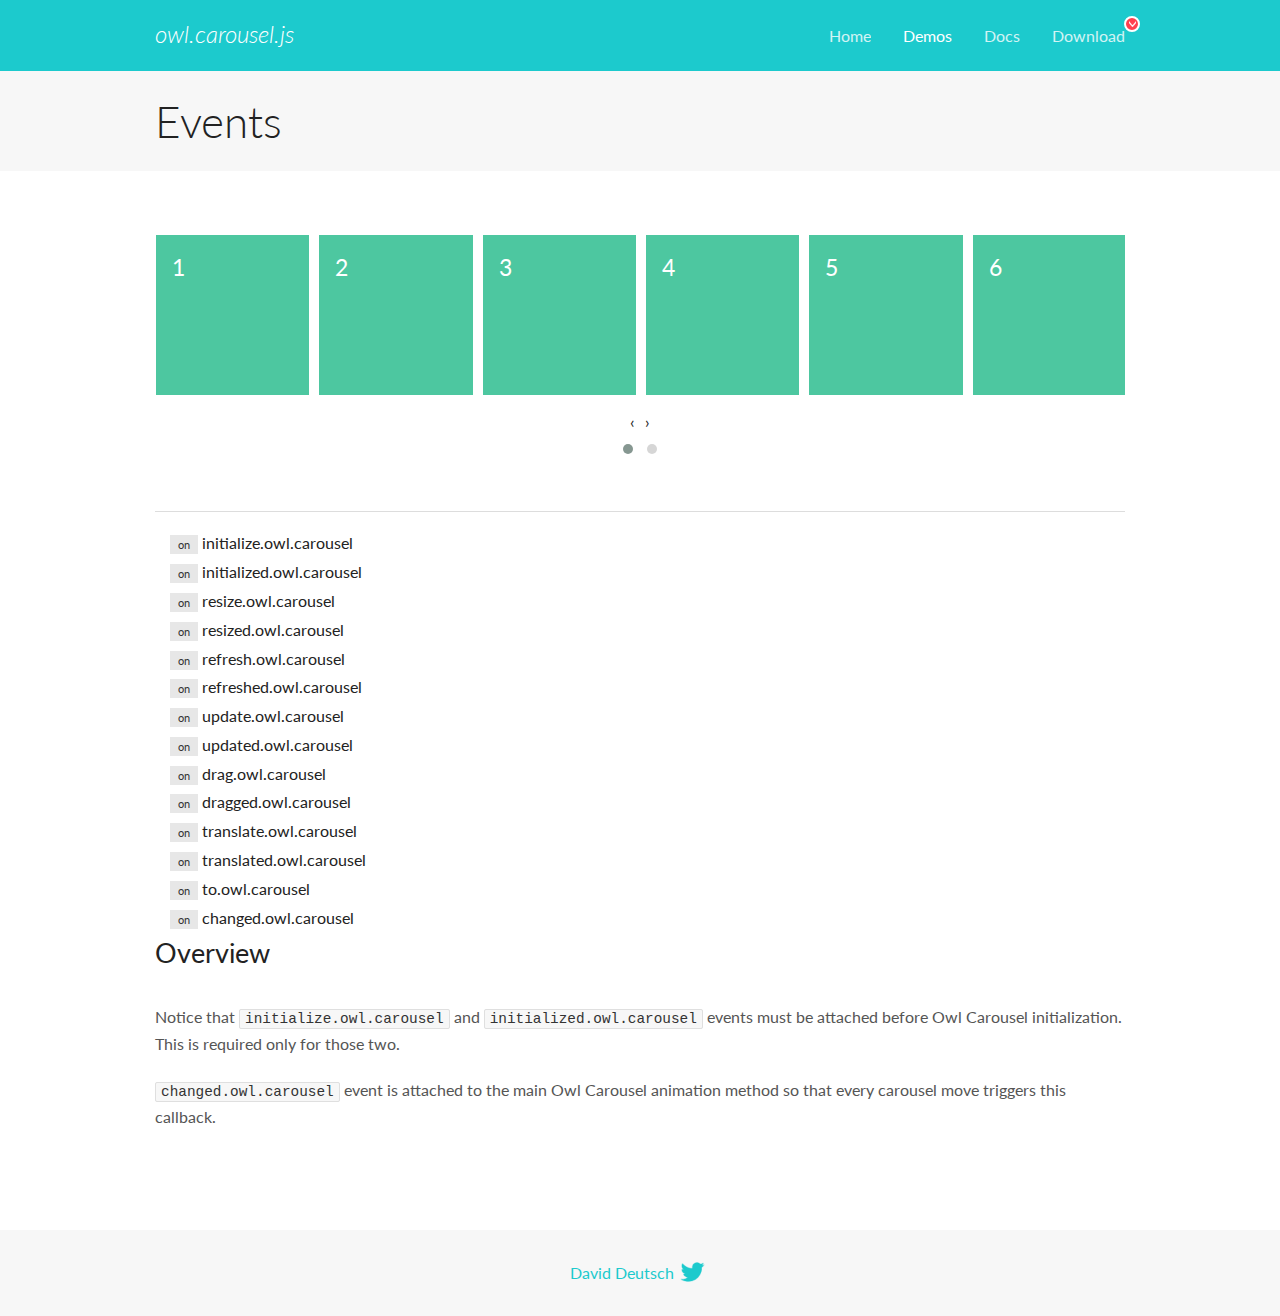
<file: owlcarousel/OwlCarousel2-2.3.4/docs/demos/events.html>
<!DOCTYPE html>
<html lang="en">
  <head>

    <!-- head -->
    <meta charset="utf-8">
    <meta name="msapplication-tap-highlight" content="no" />
    <meta name="viewport" content="width=device-width, initial-scale=1.0" />
    <meta name="description" content="Events usage demo">
    <meta name="author" content="David Deutsch">
    <title>
      Events Demo | Owl Carousel | 2.3.4
    </title>

    <!-- Stylesheets -->
    <link href='https://fonts.googleapis.com/css?family=Lato:300,400,700,400italic,300italic' rel='stylesheet' type='text/css'>
    <link rel="stylesheet" href="../assets/css/docs.theme.min.css">

    <!-- Owl Stylesheets -->
    <link rel="stylesheet" href="../assets/owlcarousel/assets/owl.carousel.min.css">
    <link rel="stylesheet" href="../assets/owlcarousel/assets/owl.theme.default.min.css">

    <!-- HTML5 shim and Respond.js IE8 support of HTML5 elements and media queries -->

    <!--[if lt IE 9]>
      <script src="https://oss.maxcdn.com/libs/html5shiv/3.7.0/html5shiv.js"></script>
      <script src="https://oss.maxcdn.com/libs/respond.js/1.3.0/respond.min.js"></script>
    <![endif]-->

    <!-- Favicons -->
    <link rel="apple-touch-icon-precomposed" sizes="144x144" href="../assets/ico/apple-touch-icon-144-precomposed.png">
    <link rel="shortcut icon" href="../assets/ico/favicon.png">
    <link rel="shortcut icon" href="favicon.ico">

    <!-- Yeah i know js should not be in header. Its required for demos.-->

    <!-- javascript -->
    <script src="../assets/vendors/jquery.min.js"></script>
    <script src="../assets/owlcarousel/owl.carousel.js"></script>
  </head>
  <body>

    <!-- header -->
    <header class="header">
      <div class="row">
        <div class="large-12 columns">
          <div class="brand left">
            <h3>
              <a href="/OwlCarousel2/">owl.carousel.js</a> 
            </h3>
          </div>
          <a id="toggle-nav" class="right">
            <span></span> <span></span> <span></span> 
          </a> 
          <div class="nav-bar">
            <ul class="clearfix">
              <li> <a href="/OwlCarousel2/index.html">Home</a>  </li>
              <li class="active">
                <a href="/OwlCarousel2/demos/demos.html">Demos</a> 
              </li>
              <li> <a href="/OwlCarousel2/docs/started-welcome.html">Docs</a>  </li>
              <li>
                <a href="https://github.com/OwlCarousel2/OwlCarousel2/archive/2.3.4.zip">Download</a> 
                <span class="download"></span> 
              </li>
            </ul>
          </div>
        </div>
      </div>
    </header>

    <!-- title -->
    <section class="title">
      <div class="row">
        <div class="large-12 columns">
          <h1>Events</h1>
        </div>
      </div>
    </section>

    <!--  Demos -->
    <section id="demos">
      <div class="row">
        <div class="large-12 columns">
          <div class="owl-carousel owl-theme">
            <div class="item">
              <h4>1</h4>
            </div>
            <div class="item">
              <h4>2</h4>
            </div>
            <div class="item">
              <h4>3</h4>
            </div>
            <div class="item">
              <h4>4</h4>
            </div>
            <div class="item">
              <h4>5</h4>
            </div>
            <div class="item">
              <h4>6</h4>
            </div>
            <div class="item">
              <h4>7</h4>
            </div>
            <div class="item">
              <h4>8</h4>
            </div>
            <div class="item">
              <h4>9</h4>
            </div>
            <div class="item">
              <h4>10</h4>
            </div>
            <div class="item">
              <h4>11</h4>
            </div>
            <div class="item">
              <h4>12</h4>
            </div>
          </div>
          <hr>
          <div class="large-12 columns callbacks">
            <div><span class="label secondary initialize">on</span>  initialize.owl.carousel </div>
            <div><span class="label secondary initialized">on</span>  initialized.owl.carousel </div>
            <div><span class="label secondary resize">on</span>  resize.owl.carousel </div>
            <div><span class="label secondary resized">on</span>  resized.owl.carousel </div>
            <div><span class="label secondary refresh">on</span>  refresh.owl.carousel </div>
            <div><span class="label secondary refreshed">on</span>  refreshed.owl.carousel </div>
            <div><span class="label secondary update">on</span>  update.owl.carousel </div>
            <div><span class="label secondary updated">on</span>  updated.owl.carousel </div>
            <div><span class="label secondary drag">on</span>  drag.owl.carousel </div>
            <div><span class="label secondary dragged">on</span>  dragged.owl.carousel </div>
            <div><span class="label secondary translate">on</span>  translate.owl.carousel </div>
            <div><span class="label secondary translated">on</span>  translated.owl.carousel </div>
            <div><span class="label secondary to">on</span>  to.owl.carousel </div>
            <div><span class="label secondary changed">on</span>  changed.owl.carousel </div>
          </div>
          <h3 id="overview">Overview</h3>
          <p>Notice that <code>initialize.owl.carousel</code> and <code>initialized.owl.carousel</code> events must be attached before Owl Carousel initialization. This is required only for those two.</p>
          <p><code>changed.owl.carousel</code> event is attached to the main Owl Carousel animation method so that every carousel move triggers this callback.</p>
          <script>
            jQuery(document).ready(function($) {
              var owl = $('.owl-carousel');
              owl.on('initialize.owl.carousel initialized.owl.carousel ' +
                'initialize.owl.carousel initialize.owl.carousel ' +
                'resize.owl.carousel resized.owl.carousel ' +
                'refresh.owl.carousel refreshed.owl.carousel ' +
                'update.owl.carousel updated.owl.carousel ' +
                'drag.owl.carousel dragged.owl.carousel ' +
                'translate.owl.carousel translated.owl.carousel ' +
                'to.owl.carousel changed.owl.carousel',
                function(e) {
                  $('.' + e.type)
                    .removeClass('secondary')
                    .addClass('success');
                  window.setTimeout(function() {
                    $('.' + e.type)
                      .removeClass('success')
                      .addClass('secondary');
                  }, 500);
                });
              owl.owlCarousel({
                loop: true,
                nav: true,
                lazyLoad: true,
                margin: 10,
                video: true,
                responsive: {
                  0: {
                    items: 1
                  },
                  600: {
                    items: 3
                  },
                  960: {
                    items: 5,
                  },
                  1200: {
                    items: 6
                  }
                }
              });
            });
          </script>
        </div>
      </div>
    </section>

    <!-- footer -->
    <footer class="footer">
      <div class="row">
        <div class="large-12 columns">
          <h5>
            <a href="/OwlCarousel2/docs/support-contact.html">David Deutsch</a> 
            <a id="custom-tweet-button" href="https://twitter.com/share?url=https://github.com/OwlCarousel2/OwlCarousel2&text=Owl Carousel - This is so awesome! " target="_blank"></a> 
          </h5>
        </div>
      </div>
    </footer>

    <!-- vendors -->
    <script src="../assets/vendors/highlight.js"></script>
    <script src="../assets/js/app.js"></script>
  </body>
</html>
</file>
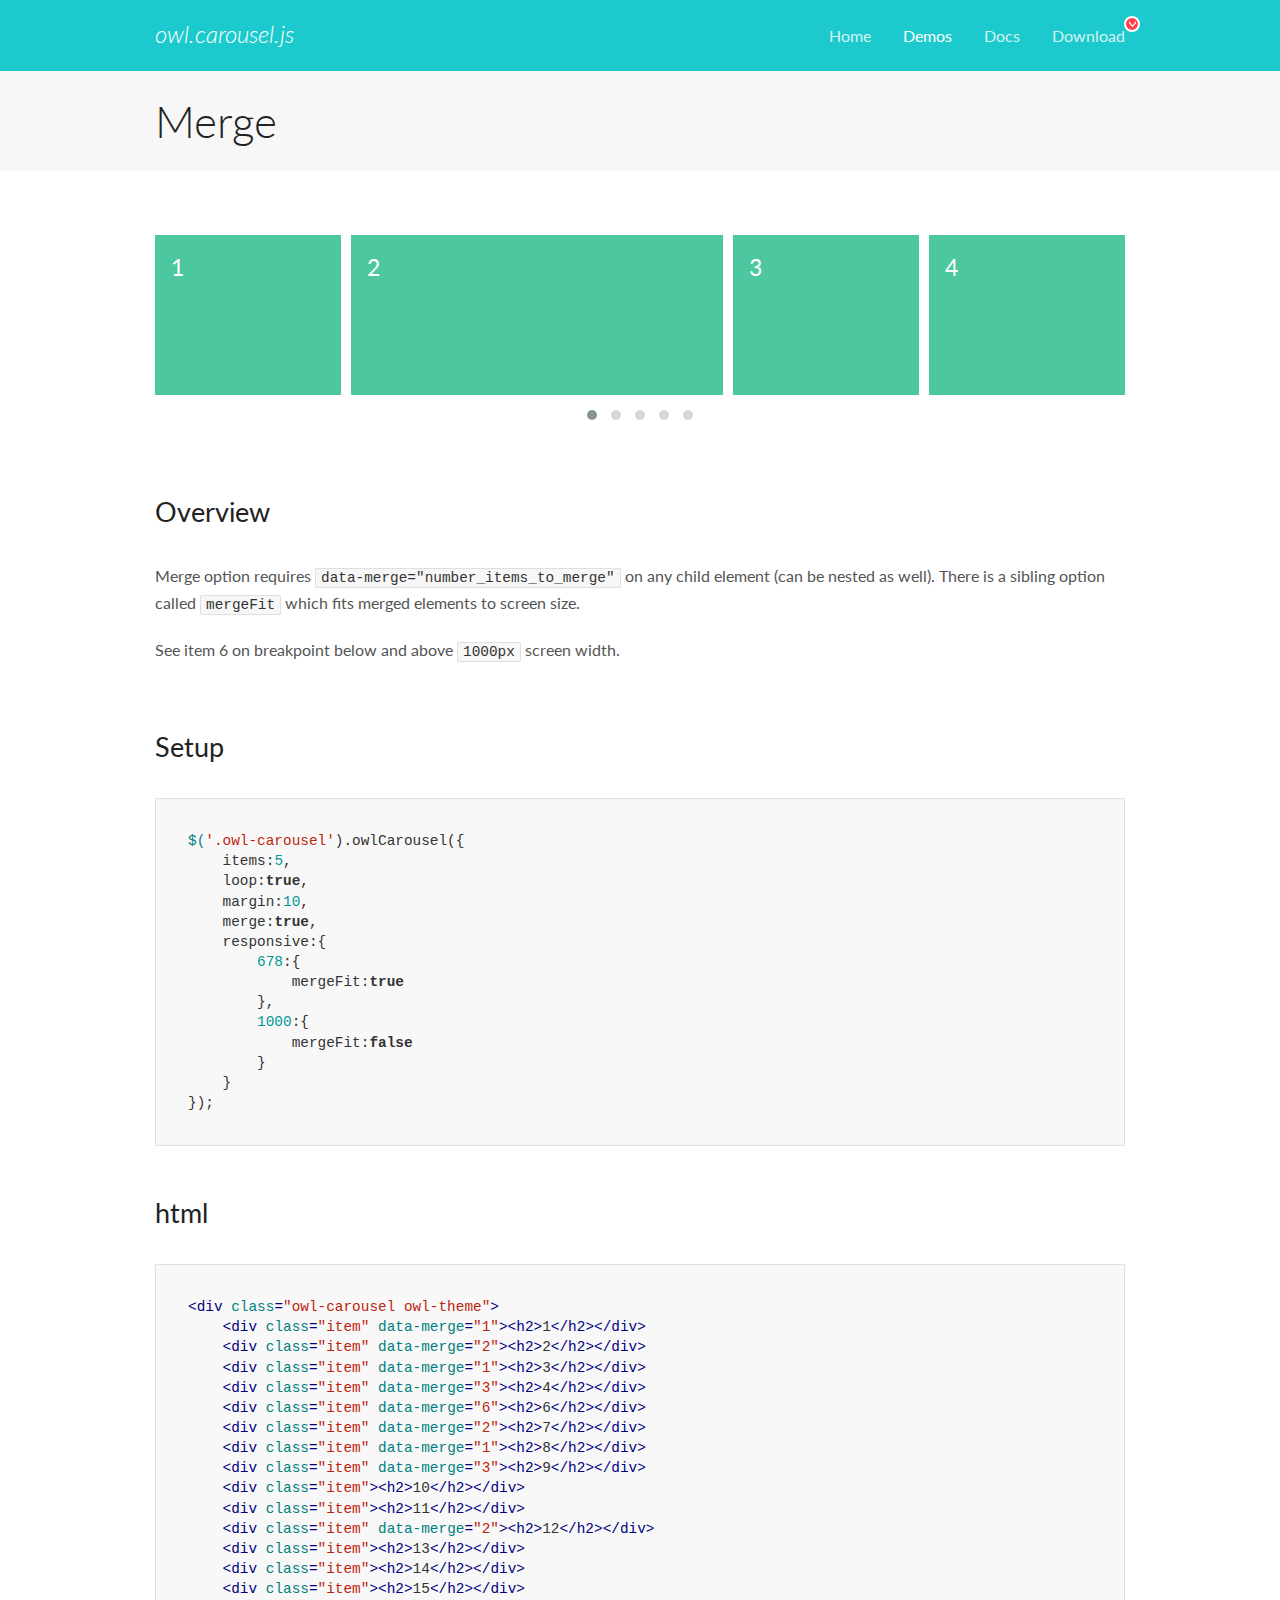
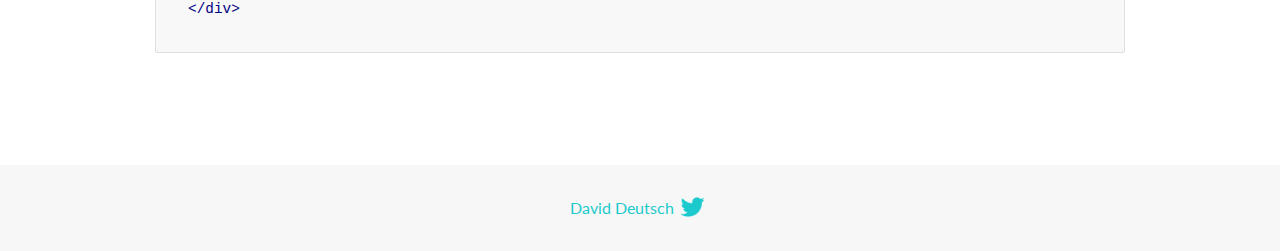
<file: owlcarousel/OwlCarousel2-2.3.4/docs/demos/merge.html>
<!DOCTYPE html>
<html lang="en">
  <head>

    <!-- head -->
    <meta charset="utf-8">
    <meta name="msapplication-tap-highlight" content="no" />
    <meta name="viewport" content="width=device-width, initial-scale=1.0" />
    <meta name="description" content="Merge Items">
    <meta name="author" content="David Deutsch">
    <title>
      Merge Demo | Owl Carousel | 2.3.4
    </title>

    <!-- Stylesheets -->
    <link href='https://fonts.googleapis.com/css?family=Lato:300,400,700,400italic,300italic' rel='stylesheet' type='text/css'>
    <link rel="stylesheet" href="../assets/css/docs.theme.min.css">

    <!-- Owl Stylesheets -->
    <link rel="stylesheet" href="../assets/owlcarousel/assets/owl.carousel.min.css">
    <link rel="stylesheet" href="../assets/owlcarousel/assets/owl.theme.default.min.css">

    <!-- HTML5 shim and Respond.js IE8 support of HTML5 elements and media queries -->

    <!--[if lt IE 9]>
      <script src="https://oss.maxcdn.com/libs/html5shiv/3.7.0/html5shiv.js"></script>
      <script src="https://oss.maxcdn.com/libs/respond.js/1.3.0/respond.min.js"></script>
    <![endif]-->

    <!-- Favicons -->
    <link rel="apple-touch-icon-precomposed" sizes="144x144" href="../assets/ico/apple-touch-icon-144-precomposed.png">
    <link rel="shortcut icon" href="../assets/ico/favicon.png">
    <link rel="shortcut icon" href="favicon.ico">

    <!-- Yeah i know js should not be in header. Its required for demos.-->

    <!-- javascript -->
    <script src="../assets/vendors/jquery.min.js"></script>
    <script src="../assets/owlcarousel/owl.carousel.js"></script>
  </head>
  <body>

    <!-- header -->
    <header class="header">
      <div class="row">
        <div class="large-12 columns">
          <div class="brand left">
            <h3>
              <a href="/OwlCarousel2/">owl.carousel.js</a> 
            </h3>
          </div>
          <a id="toggle-nav" class="right">
            <span></span> <span></span> <span></span> 
          </a> 
          <div class="nav-bar">
            <ul class="clearfix">
              <li> <a href="/OwlCarousel2/index.html">Home</a>  </li>
              <li class="active">
                <a href="/OwlCarousel2/demos/demos.html">Demos</a> 
              </li>
              <li> <a href="/OwlCarousel2/docs/started-welcome.html">Docs</a>  </li>
              <li>
                <a href="https://github.com/OwlCarousel2/OwlCarousel2/archive/2.3.4.zip">Download</a> 
                <span class="download"></span> 
              </li>
            </ul>
          </div>
        </div>
      </div>
    </header>

    <!-- title -->
    <section class="title">
      <div class="row">
        <div class="large-12 columns">
          <h1>Merge</h1>
        </div>
      </div>
    </section>

    <!--  Demos -->
    <section id="demos">
      <div class="row">
        <div class="large-12 columns">
          <div class="owl-carousel owl-theme">
            <div class="item" data-merge="1">
              <h4>1</h4>
            </div>
            <div class="item" data-merge="2">
              <h4>2</h4>
            </div>
            <div class="item" data-merge="1">
              <h4>3</h4>
            </div>
            <div class="item" data-merge="3">
              <h4>4</h4>
            </div>
            <div class="item" data-merge="6">
              <h4>6</h4>
            </div>
            <div class="item" data-merge="2">
              <h4>7</h4>
            </div>
            <div class="item" data-merge="1">
              <h4>8</h4>
            </div>
            <div class="item" data-merge="3">
              <h4>9</h4>
            </div>
            <div class="item">
              <h4>10</h4>
            </div>
            <div class="item">
              <h4>11</h4>
            </div>
            <div class="item" data-merge="2">
              <h4>12</h4>
            </div>
            <div class="item">
              <h4>13</h4>
            </div>
            <div class="item">
              <h4>14</h4>
            </div>
            <div class="item">
              <h4>15</h4>
            </div>
          </div>
          <h3 id="overview">Overview</h3>
          <p>Merge option requires <code>data-merge=&quot;number_items_to_merge&quot;</code> on any child element (can be nested as well). There is a sibling option called <code>mergeFit</code> which fits merged elements to screen size. </p>
          <p>See item 6 on breakpoint below and above <code>1000px</code> screen width.</p>
          <h3 id="setup">Setup</h3>
          <pre><code>$(&#39;.owl-carousel&#39;).owlCarousel({
    items:5,
    loop:true,
    margin:10,
    merge:true,
    responsive:{
        678:{
            mergeFit:true
        },
        1000:{
            mergeFit:false
        }
    }
});</code></pre>
          <h3 id="html">html</h3>
          <pre><code>&lt;div class=&quot;owl-carousel owl-theme&quot;&gt;
    &lt;div class=&quot;item&quot; data-merge=&quot;1&quot;&gt;&lt;h2&gt;1&lt;/h2&gt;&lt;/div&gt;
    &lt;div class=&quot;item&quot; data-merge=&quot;2&quot;&gt;&lt;h2&gt;2&lt;/h2&gt;&lt;/div&gt;
    &lt;div class=&quot;item&quot; data-merge=&quot;1&quot;&gt;&lt;h2&gt;3&lt;/h2&gt;&lt;/div&gt;
    &lt;div class=&quot;item&quot; data-merge=&quot;3&quot;&gt;&lt;h2&gt;4&lt;/h2&gt;&lt;/div&gt;
    &lt;div class=&quot;item&quot; data-merge=&quot;6&quot;&gt;&lt;h2&gt;6&lt;/h2&gt;&lt;/div&gt;
    &lt;div class=&quot;item&quot; data-merge=&quot;2&quot;&gt;&lt;h2&gt;7&lt;/h2&gt;&lt;/div&gt;
    &lt;div class=&quot;item&quot; data-merge=&quot;1&quot;&gt;&lt;h2&gt;8&lt;/h2&gt;&lt;/div&gt;
    &lt;div class=&quot;item&quot; data-merge=&quot;3&quot;&gt;&lt;h2&gt;9&lt;/h2&gt;&lt;/div&gt;
    &lt;div class=&quot;item&quot;&gt;&lt;h2&gt;10&lt;/h2&gt;&lt;/div&gt;
    &lt;div class=&quot;item&quot;&gt;&lt;h2&gt;11&lt;/h2&gt;&lt;/div&gt;
    &lt;div class=&quot;item&quot; data-merge=&quot;2&quot;&gt;&lt;h2&gt;12&lt;/h2&gt;&lt;/div&gt;
    &lt;div class=&quot;item&quot;&gt;&lt;h2&gt;13&lt;/h2&gt;&lt;/div&gt;
    &lt;div class=&quot;item&quot;&gt;&lt;h2&gt;14&lt;/h2&gt;&lt;/div&gt;
    &lt;div class=&quot;item&quot;&gt;&lt;h2&gt;15&lt;/h2&gt;&lt;/div&gt;
&lt;/div&gt;</code></pre>
          <script>
            $(document).ready(function() {
              $('.owl-carousel').owlCarousel({
                items: 5,
                loop: true,
                margin: 10,
                merge: true,
                responsive: {
                  678: {
                    mergeFit: true
                  },
                  1000: {
                    mergeFit: false
                  }
                }
              });
            })
          </script>
        </div>
      </div>
    </section>

    <!-- footer -->
    <footer class="footer">
      <div class="row">
        <div class="large-12 columns">
          <h5>
            <a href="/OwlCarousel2/docs/support-contact.html">David Deutsch</a> 
            <a id="custom-tweet-button" href="https://twitter.com/share?url=https://github.com/OwlCarousel2/OwlCarousel2&text=Owl Carousel - This is so awesome! " target="_blank"></a> 
          </h5>
        </div>
      </div>
    </footer>

    <!-- vendors -->
    <script src="../assets/vendors/highlight.js"></script>
    <script src="../assets/js/app.js"></script>
  </body>
</html>
</file>
<file: bootstrap/css/style.css>
body{
font: 20px, Arial, sans-serif;
}

.navbar{
    background-color: #298A0B;
}

.quem-somos{
    background-color: rgb(57, 209, 255);
    color: white;
}

.margin{
    padding-top: 10px;
    padding-bottom: 50px;
}

.parceiros{
    background-color: aqua;
}

.bg-footer{
    background-color: black;
    color: white;
}
</file>
<file: html/style.css>
body{
    background:#A63287;
    font-family: Verdana, Arial; /* caso a verdana n funcione, a arial entra */
    max-width: 900px;
    margin: auto;
}

.photo{
    border: 3px solid #F26444;
    border-radius: 50%;
}

#title, .subtitle, .post_title{
    color:#ff75a8;
}

#title{
    font-size: 28px;
    text-transform: uppercase;
}

a{
    text-decoration: line-through; /* linha ao centro */
    color: #F24484;
}
.post_title{
    font-size: 16px;
    font-style: italic;
    margin: 0;
    margin-bottom: 15px; /* margem só na parte de baixo */
}

.post{
    background: #ebe3e3fb;
    padding: 15px; /* espaçamento */
    border: 3px solid #F26444;
    margin-bottom: 15px; /* espaçameno entre elementos */
    border-radius: 5px;
}

.post_content{
    margin: 0;
    margin-bottom: 15px;
    text-transform: capitalize; /* primeiras letras ficam maiusculo */
    text-align: justify;
    padding-left: 2px;
}

.post_image{
    margin-bottom: 15px;   
    width: 400px;
}

.contact_list{
    list-style-type: circle;
    padding-left: 30px;
    color: white;
}

.contact_list li a{
    font-size: 13px;
    text-decoration: none;
    color: #ffb3cf;
}
</file>
